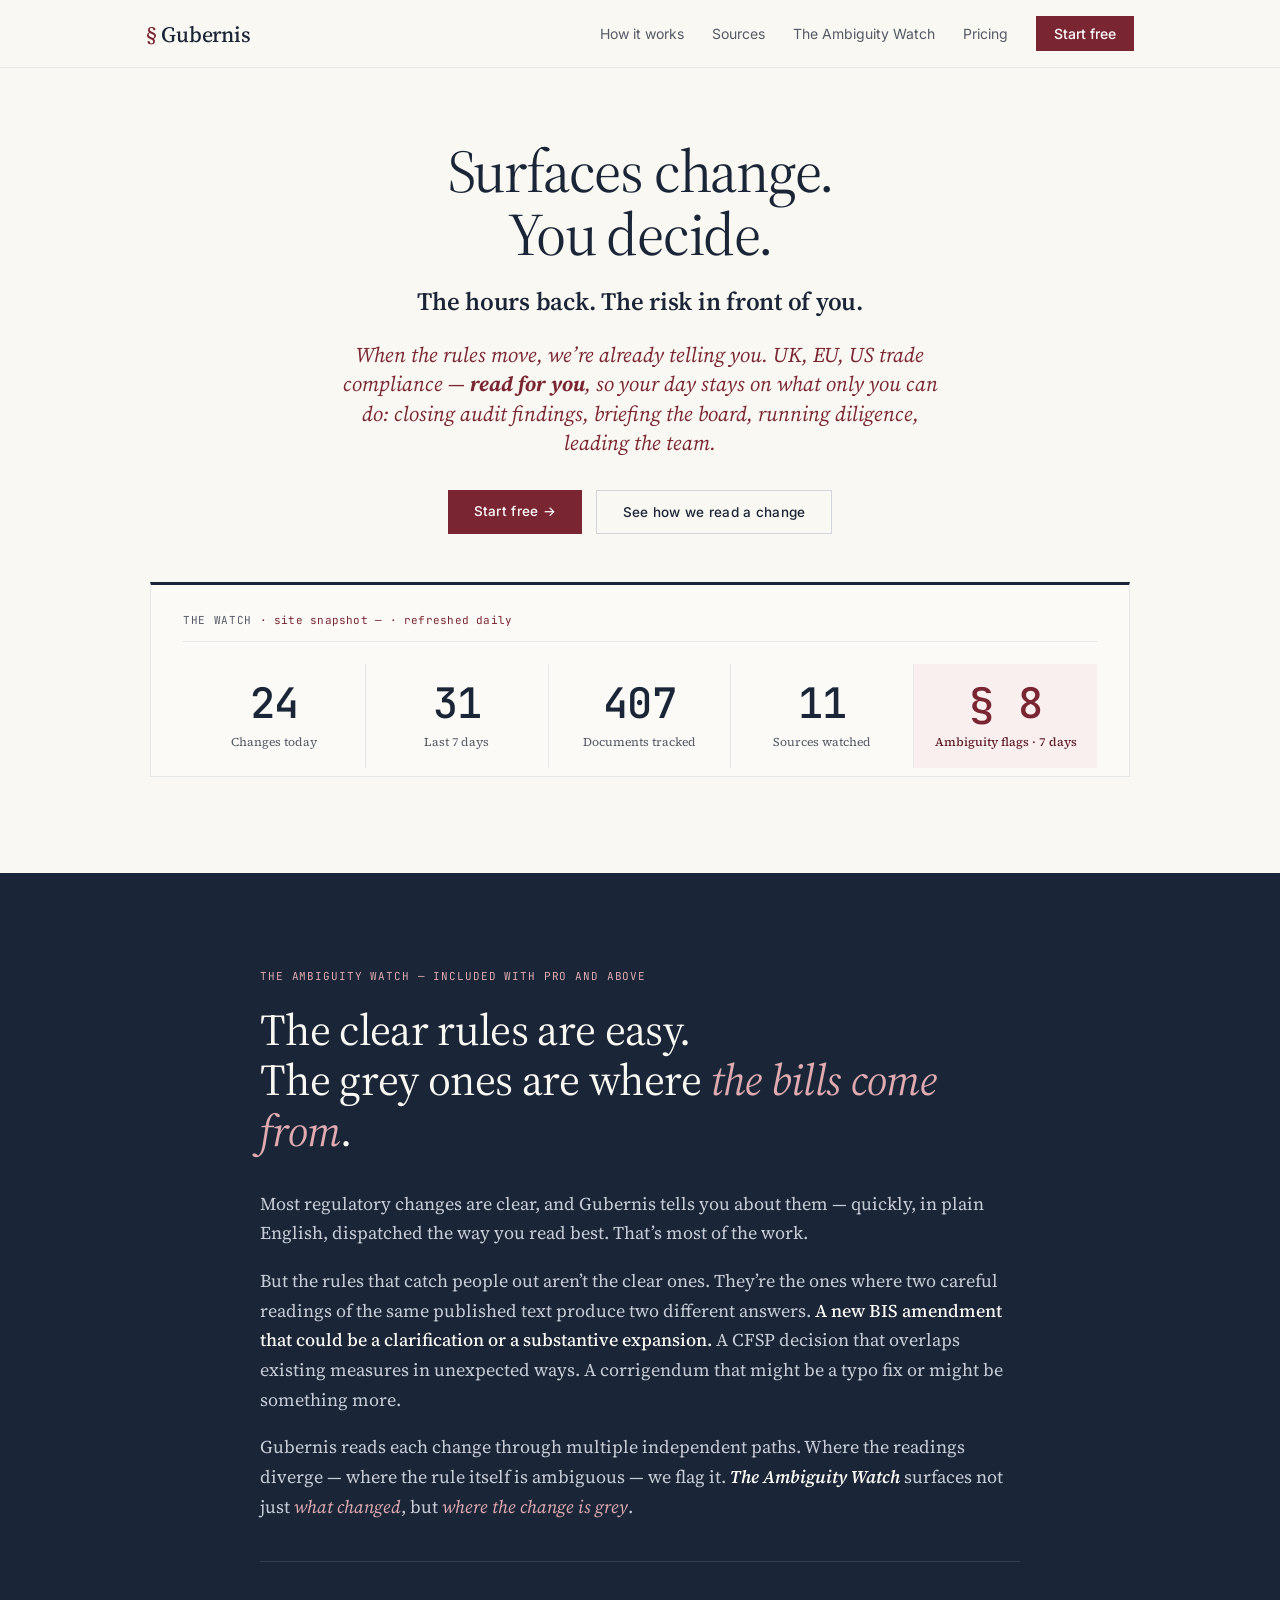
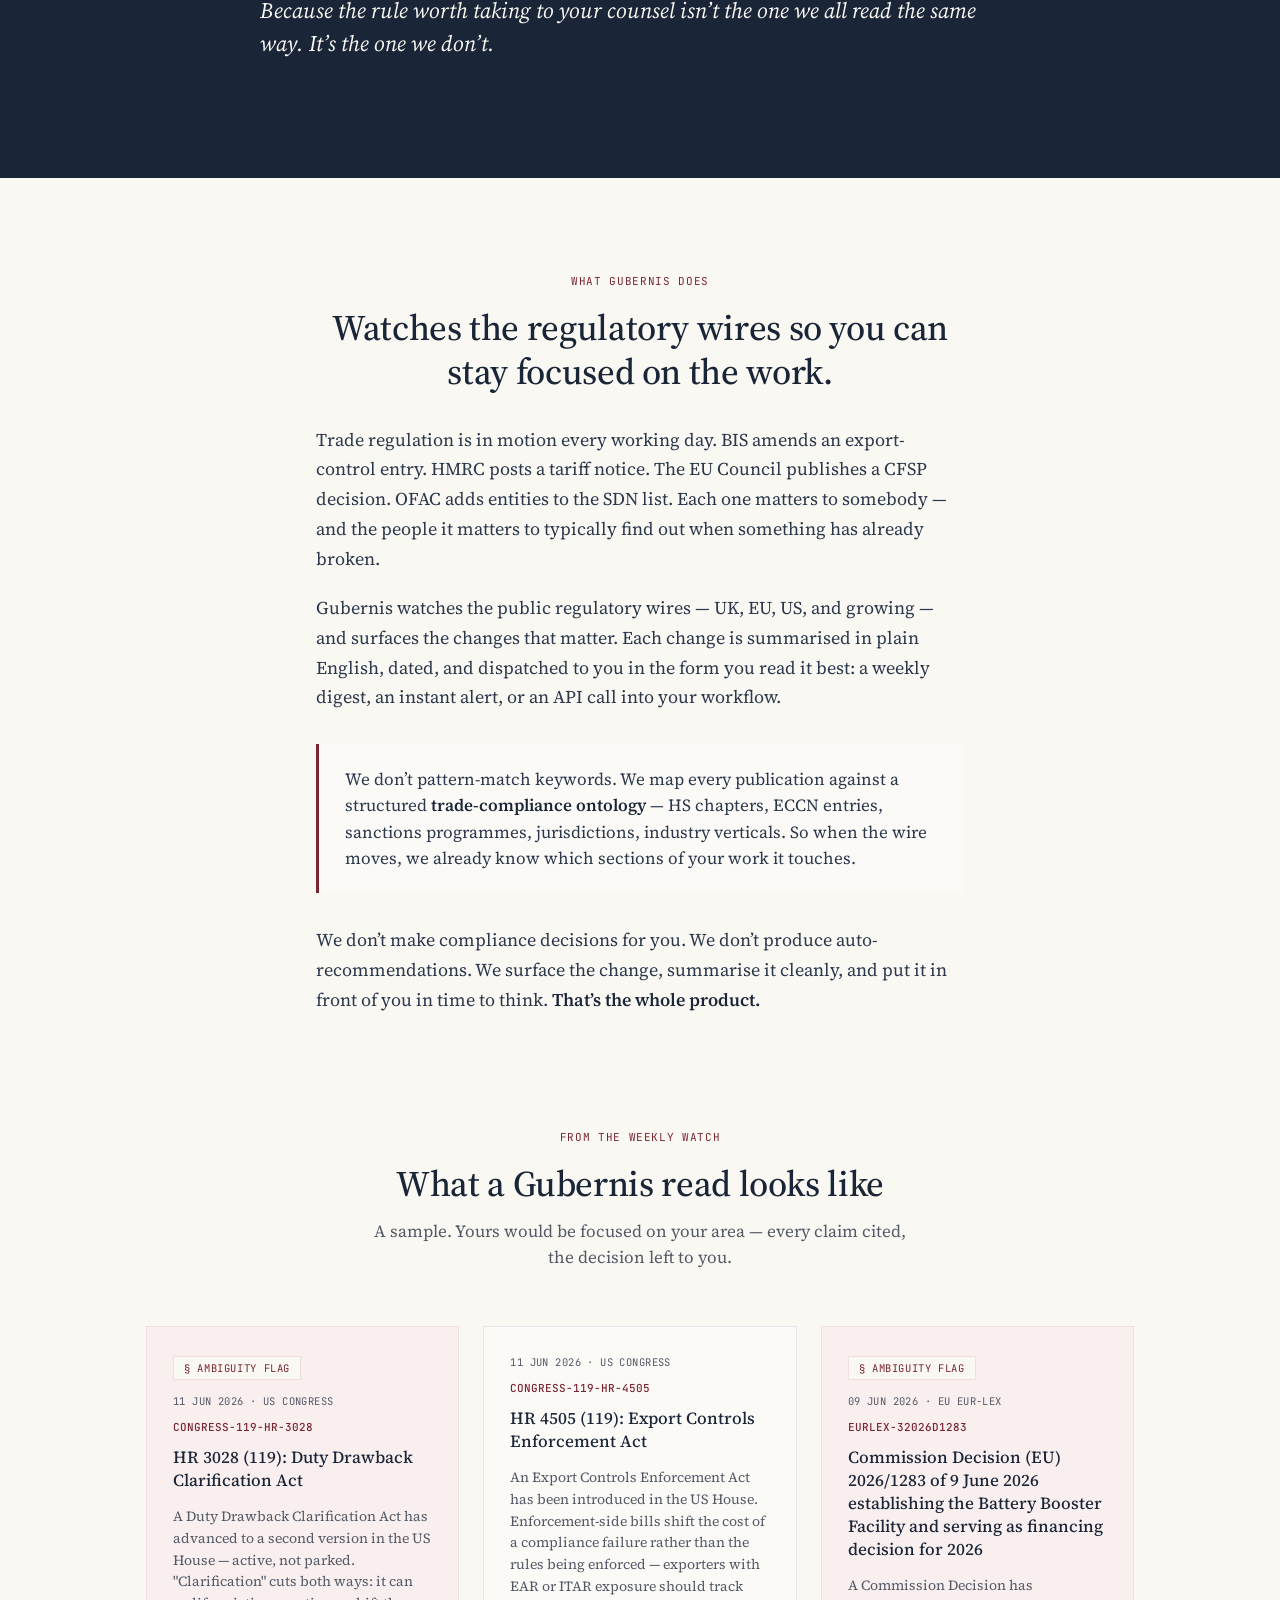
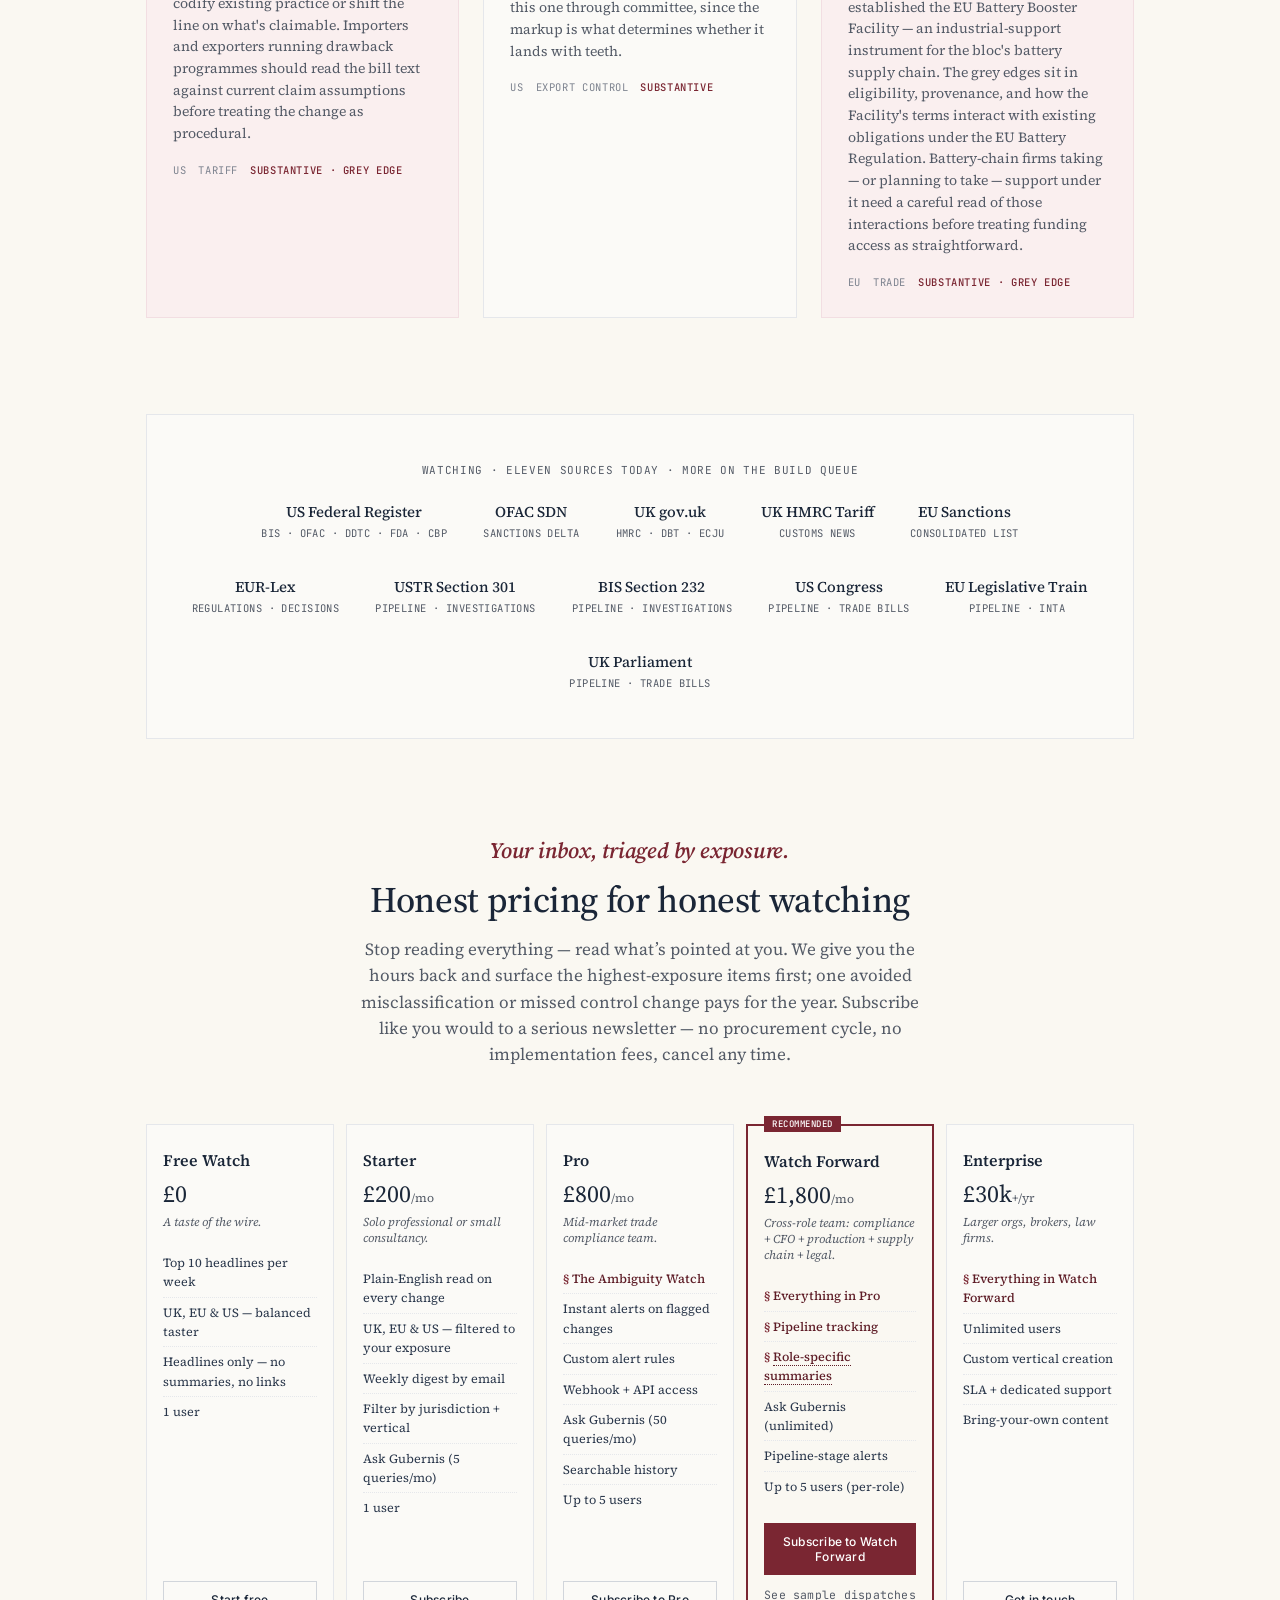
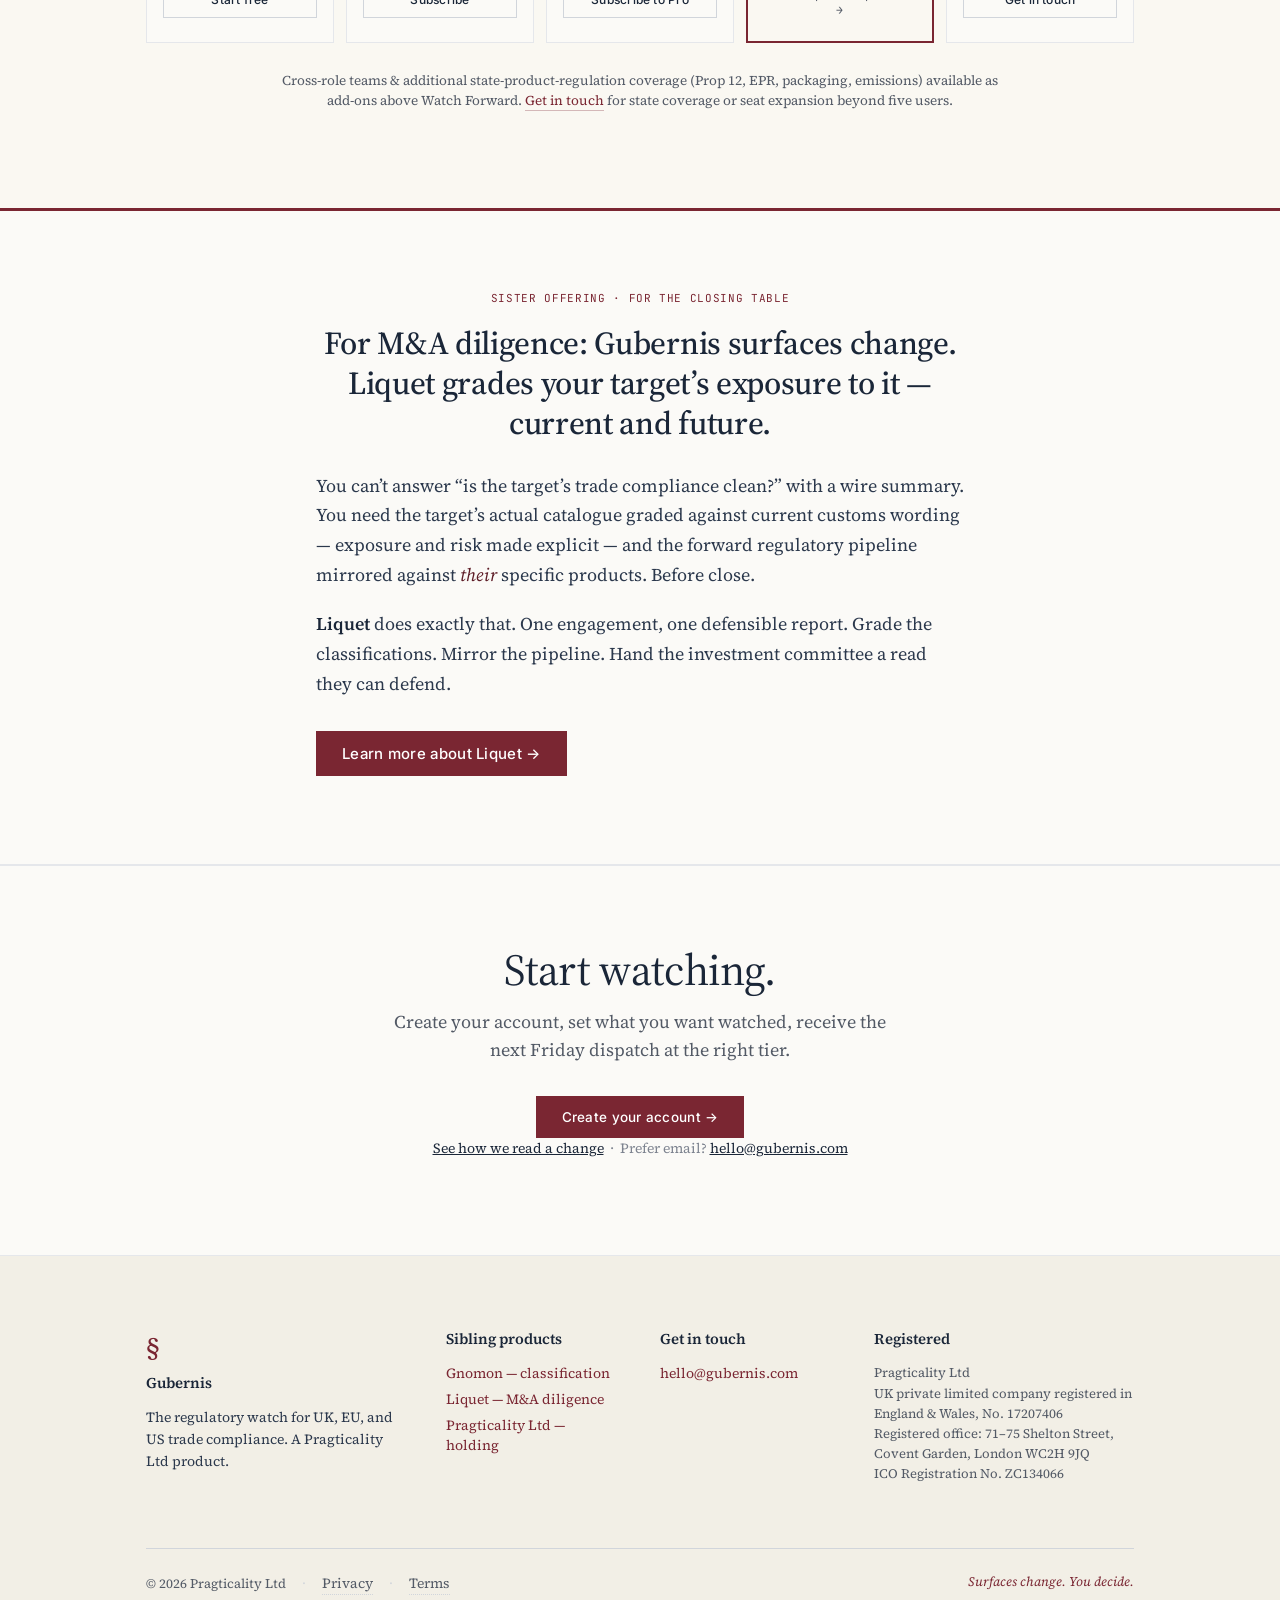
<file: index.html>
<!DOCTYPE html>
<html lang="en-GB">
<head>
<meta charset="UTF-8" />
<meta name="viewport" content="width=device-width, initial-scale=1.0" />
<title>Gubernis — Surfaces change. You decide.</title>
<meta name="description" content="Gubernis watches the regulatory wires — UK, EU, US — and surfaces the changes that matter. The Ambiguity Watch flags the rules where careful readings diverge. A Pragticality Ltd product." />
<meta name="theme-color" content="#FAF8F2" />

<!-- Open Graph -->
<meta property="og:title" content="Gubernis — Surfaces change. You decide." />
<meta property="og:description" content="Watches the regulatory wires; surfaces what changed; flags the grey edges. When the rules move, we're already telling you." />
<meta property="og:type" content="website" />
<meta property="og:url" content="https://gubernis.com/" />

<link rel="icon" type="image/svg+xml" href="/favicon.svg" />
<link rel="preconnect" href="https://fonts.googleapis.com">
<link rel="preconnect" href="https://fonts.gstatic.com" crossorigin>
<link href="https://fonts.googleapis.com/css2?family=Source+Serif+4:ital,opsz,wght@0,8..60,300;0,8..60,400;0,8..60,500;0,8..60,600;0,8..60,700;1,8..60,400&family=JetBrains+Mono:ital,wght@0,400;0,500;1,400&family=Inter:wght@400;500;600&display=swap" rel="stylesheet">
<link rel="stylesheet" href="/styles.css">
</head>

<body>

<header class="site-nav">
  <div class="container">
    <a href="/" class="wordmark"><span class="section-mark">§</span>Gubernis</a>
    <nav class="nav-links">
      <a href="#how-it-works">How it works</a>
      <a href="#sources">Sources</a>
      <a href="#ambiguity-watch">The Ambiguity Watch</a>
      <a href="#pricing">Pricing</a>
      <a href="https://app.gubernis.com/gubernis/app" class="cta">Start free</a>
    </nav>
  </div>
</header>

<main>

<!-- HERO -->
<section class="hero">
  <div class="container">
    <h1>Surfaces change.<br/>You decide.</h1>
    <p class="hero-kicker">The hours back. The risk in front of you.</p>
    <div class="lead">When the rules move, we&rsquo;re already telling you. UK, EU, US trade compliance &mdash; <strong>read for you</strong>, so your day stays on what only you can do: closing audit findings, briefing the board, running diligence, leading the team.</div>
    <div class="cta-row">
      <a href="https://app.gubernis.com/gubernis/app" class="button primary-btn">Start free &rarr;</a>
      <a href="#this-week" class="button secondary-btn">See how we read a change</a>
    </div>
  </div>
</section>

<!-- THE WATCH — live ledger -->
<section class="watch-section">
  <div class="container">
    <div class="ledger">
      <div class="ledger-label">
        The Watch
        <span class="ledger-time">· site snapshot <span data-count="as-of">—</span> · refreshed daily</span>
      </div>

      <div class="ledger-grid">
        <div class="ledger-cell">
          <div class="ledger-number" data-count="changes-today">24</div>
          <div class="ledger-caption">Changes today</div>
        </div>
        <div class="ledger-cell">
          <div class="ledger-number" data-count="changes-7d">31</div>
          <div class="ledger-caption">Last 7 days</div>
        </div>
        <div class="ledger-cell">
          <div class="ledger-number" data-count="documents-tracked">407</div>
          <div class="ledger-caption">Documents tracked</div>
        </div>
        <div class="ledger-cell">
          <div class="ledger-number" data-count="sources">11</div>
          <div class="ledger-caption">Sources watched</div>
        </div>
        <div class="ledger-cell oxblood">
          <div class="ledger-number" data-count="ambiguity-7d">&sect; 8</div>
          <div class="ledger-caption">Ambiguity flags &middot; 7 days</div>
        </div>
      </div>
    </div>
  </div>
</section>

<!-- AMBIGUITY WATCH — feature section on navy -->
<section id="ambiguity-watch" class="ambiguity-section">
  <div class="container container-narrow">
    <div class="section-label">The Ambiguity Watch — included with Pro and above</div>
    <h2>The clear rules are easy.<br/>The grey ones are where <em>the bills come from</em>.</h2>

    <div class="ambiguity-body">
      <p>
        Most regulatory changes are clear, and Gubernis tells you about them &mdash; quickly, in plain English, dispatched the way you read best. That&rsquo;s most of the work.
      </p>
      <p>
        But the rules that catch people out aren&rsquo;t the clear ones. They&rsquo;re the ones where two careful readings of the same published text produce two different answers. <strong>A new BIS amendment that could be a clarification or a substantive expansion.</strong> A CFSP decision that overlaps existing measures in unexpected ways. A corrigendum that might be a typo fix or might be something more.
      </p>
      <p>
        Gubernis reads each change through multiple independent paths. Where the readings diverge &mdash; where the rule itself is ambiguous &mdash; we flag it.
        <span class="watch-name">The Ambiguity Watch</span>
        surfaces not just <em>what changed</em>, but <em>where the change is grey</em>.
      </p>
      <p class="closer">
        Because the rule worth taking to your counsel isn&rsquo;t the one we all read the same way. It&rsquo;s the one we don&rsquo;t.
      </p>
    </div>
  </div>
</section>

<!-- WHAT GUBERNIS DOES — intro with ontology -->
<section id="how-it-works" class="intro-section">
  <div class="container container-narrow">
    <div class="section-label">What Gubernis does</div>
    <h2>Watches the regulatory wires so you can stay focused on the work.</h2>

    <div class="intro-body">
      <p>
        Trade regulation is in motion every working day. BIS amends an export-control entry. HMRC posts a tariff notice. The EU Council publishes a CFSP decision. OFAC adds entities to the SDN list. Each one matters to somebody &mdash; and the people it matters to typically find out when something has already broken.
      </p>
      <p>
        Gubernis watches the public regulatory wires &mdash; UK, EU, US, and growing &mdash; and surfaces the changes that matter. Each change is summarised in plain English, dated, and dispatched to you in the form you read it best: a weekly digest, an instant alert, or an API call into your workflow.
      </p>
      <span class="ontology-callout">
        We don&rsquo;t pattern-match keywords. We map every publication against a structured <strong>trade-compliance ontology</strong> &mdash; HS chapters, ECCN entries, sanctions programmes, jurisdictions, industry verticals. So when the wire moves, we already know which sections of your work it touches.
      </span>
      <p>
        We don&rsquo;t make compliance decisions for you. We don&rsquo;t produce auto-recommendations. We surface the change, summarise it cleanly, and put it in front of you in time to think. <strong>That&rsquo;s the whole product.</strong>
      </p>
    </div>
  </div>
</section>

<!-- LIVE DISPATCH — SAMPLE READS -->
<section id="this-week" class="changed-section">
  <div class="container">
    <div class="section-head">
      <div class="section-label">From the Weekly Watch</div>
      <h2>What a Gubernis read looks like</h2>
      <p class="section-dek">A sample. Yours would be focused on your area &mdash; every claim cited, the decision left to you.</p>
    </div>

    <div class="featured-grid">
      <!-- featured-cards: start (managed by scripts/refresh_this_week_cards.py) -->

      <article class="card ambiguous">
        <span class="watch-flag">§ ambiguity flag</span>
        <div class="ts">11 Jun 2026 · US Congress</div>
        <div class="id">CONGRESS-119-HR-3028</div>
        <h3 class="card-title">HR 3028 (119): Duty Drawback Clarification Act</h3>
        <p class="card-summary">A Duty Drawback Clarification Act has advanced to a second version in the US House — active, not parked. "Clarification" cuts both ways: it can codify existing practice or shift the line on what's claimable. Importers and exporters running drawback programmes should read the bill text against current claim assumptions before treating the change as procedural.</p>
        <div class="card-tags">
          <span class="tag">US</span>
          <span class="tag">tariff</span>
          <span class="tag sev">substantive · grey edge</span>
        </div>
      </article>

      <article class="card">
        <div class="ts">11 Jun 2026 · US Congress</div>
        <div class="id">CONGRESS-119-HR-4505</div>
        <h3 class="card-title">HR 4505 (119): Export Controls Enforcement Act</h3>
        <p class="card-summary">An Export Controls Enforcement Act has been introduced in the US House. Enforcement-side bills shift the cost of a compliance failure rather than the rules being enforced — exporters with EAR or ITAR exposure should track this one through committee, since the markup is what determines whether it lands with teeth.</p>
        <div class="card-tags">
          <span class="tag">US</span>
          <span class="tag">export control</span>
          <span class="tag sev">substantive</span>
        </div>
      </article>

      <article class="card ambiguous">
        <span class="watch-flag">§ ambiguity flag</span>
        <div class="ts">09 Jun 2026 · EU EUR-Lex</div>
        <div class="id">EURLEX-32026D1283</div>
        <h3 class="card-title">Commission Decision (EU) 2026/1283 of 9 June 2026 establishing the Battery Booster Facility and serving as financing decision for 2026</h3>
        <p class="card-summary">A Commission Decision has established the EU Battery Booster Facility — an industrial-support instrument for the bloc's battery supply chain. The grey edges sit in eligibility, provenance, and how the Facility's terms interact with existing obligations under the EU Battery Regulation. Battery-chain firms taking — or planning to take — support under it need a careful read of those interactions before treating funding access as straightforward.</p>
        <div class="card-tags">
          <span class="tag">EU</span>
          <span class="tag">trade</span>
          <span class="tag sev">substantive · grey edge</span>
        </div>
      </article>

      <!-- featured-cards: end -->
    </div>
  </div>
</section>

<!-- SOURCES -->
<section id="sources" class="sources-section">
  <div class="container">
    <div class="sources-bar">
      <div class="section-label">Watching · eleven sources today · more on the build queue</div>
      <div class="sources-row">
        <div class="source">
          <div class="source-name">US Federal Register</div>
          <div class="source-sub">BIS · OFAC · DDTC · FDA · CBP</div>
        </div>
        <div class="source">
          <div class="source-name">OFAC SDN</div>
          <div class="source-sub">sanctions delta</div>
        </div>
        <div class="source">
          <div class="source-name">UK gov.uk</div>
          <div class="source-sub">HMRC · DBT · ECJU</div>
        </div>
        <div class="source">
          <div class="source-name">UK HMRC Tariff</div>
          <div class="source-sub">customs news</div>
        </div>
        <div class="source">
          <div class="source-name">EU Sanctions</div>
          <div class="source-sub">consolidated list</div>
        </div>
        <div class="source">
          <div class="source-name">EUR-Lex</div>
          <div class="source-sub">regulations · decisions</div>
        </div>
        <div class="source">
          <div class="source-name">USTR Section 301</div>
          <div class="source-sub">pipeline · investigations</div>
        </div>
        <div class="source">
          <div class="source-name">BIS Section 232</div>
          <div class="source-sub">pipeline · investigations</div>
        </div>
        <div class="source">
          <div class="source-name">US Congress</div>
          <div class="source-sub">pipeline · trade bills</div>
        </div>
        <div class="source">
          <div class="source-name">EU Legislative Train</div>
          <div class="source-sub">pipeline · INTA</div>
        </div>
        <div class="source">
          <div class="source-name">UK Parliament</div>
          <div class="source-sub">pipeline · trade bills</div>
        </div>
      </div>
    </div>
  </div>
</section>

<!-- PRICING -->
<section id="pricing" class="pricing-section">
  <div class="container">
    <div class="section-head">
      <div class="pricing-kicker">Your inbox, triaged by exposure.</div>
      <h2>Honest pricing for honest watching</h2>
      <p class="subhead">Stop reading everything &mdash; read what&rsquo;s pointed at you. We give you the hours back and surface the highest-exposure items first; one avoided misclassification or missed control change pays for the year. Subscribe like you would to a serious newsletter &mdash; no procurement cycle, no implementation fees, cancel any time.</p>
    </div>

    <div class="pricing-grid pricing-grid-five">

      <article class="tier">
        <div class="tier-name">Free Watch</div>
        <div class="tier-price">&pound;0</div>
        <div class="tier-for">A taste of the wire.</div>
        <ul class="tier-list">
          <li>Top 10 headlines per week</li>
          <li>UK, EU &amp; US &mdash; balanced taster</li>
          <li>Headlines only &mdash; no summaries, no links</li>
          <li>1 user</li>
        </ul>
        <a href="https://app.gubernis.com/gubernis/app" class="tier-cta">Start free</a>
      </article>

      <article class="tier">
        <div class="tier-name">Starter</div>
        <div class="tier-price">&pound;200<span class="tier-unit">/mo</span></div>
        <div class="tier-for">Solo professional or small consultancy.</div>
        <ul class="tier-list">
          <li>Plain-English read on every change</li>
          <li>UK, EU &amp; US &mdash; filtered to your exposure</li>
          <li>Weekly digest by email</li>
          <li>Filter by jurisdiction + vertical</li>
          <li>Ask Gubernis (5 queries/mo)</li>
          <li>1 user</li>
        </ul>
        <a href="https://app.gubernis.com/gubernis/app" class="tier-cta">Subscribe</a>
      </article>

      <article class="tier">
        <div class="tier-name">Pro</div>
        <div class="tier-price">&pound;800<span class="tier-unit">/mo</span></div>
        <div class="tier-for">Mid-market trade compliance team.</div>
        <ul class="tier-list">
          <li class="highlight">The Ambiguity Watch</li>
          <li>Instant alerts on flagged changes</li>
          <li>Custom alert rules</li>
          <li>Webhook + API access</li>
          <li>Ask Gubernis (50 queries/mo)</li>
          <li>Searchable history</li>
          <li>Up to 5 users</li>
        </ul>
        <a href="https://app.gubernis.com/gubernis/app" class="tier-cta">Subscribe to Pro</a>
      </article>

      <article class="tier recommended">
        <div class="tier-name">Watch Forward</div>
        <div class="tier-price">&pound;1,800<span class="tier-unit">/mo</span></div>
        <div class="tier-for">Cross-role team: compliance + CFO + production + supply chain + legal.</div>
        <ul class="tier-list">
          <li class="highlight">Everything in Pro</li>
          <li class="highlight">Pipeline tracking</li>
          <li class="highlight"><a href="/samples/" class="tier-inline-link">Role-specific summaries</a></li>
          <li>Ask Gubernis (unlimited)</li>
          <li>Pipeline-stage alerts</li>
          <li>Up to 5 users (per-role)</li>
        </ul>
        <a href="mailto:hello@gubernis.com?subject=Gubernis Watch Forward enquiry" class="tier-cta primary-cta">Subscribe to Watch Forward</a>
        <a href="/samples/" class="tier-secondary-link">See sample dispatches &rarr;</a>
      </article>

      <article class="tier">
        <div class="tier-name">Enterprise</div>
        <div class="tier-price">&pound;30k<span class="tier-unit">+/yr</span></div>
        <div class="tier-for">Larger orgs, brokers, law firms.</div>
        <ul class="tier-list">
          <li class="highlight">Everything in Watch Forward</li>
          <li>Unlimited users</li>
          <li>Custom vertical creation</li>
          <li>SLA + dedicated support</li>
          <li>Bring-your-own content</li>
        </ul>
        <a href="mailto:hello@gubernis.com?subject=Gubernis Enterprise enquiry" class="tier-cta">Get in touch</a>
      </article>

    </div>

    <p class="pricing-footnote">
      Cross-role teams &amp; additional state-product-regulation coverage (Prop&nbsp;12, EPR, packaging, emissions) available as
      add-ons above Watch Forward. <a href="mailto:hello@gubernis.com?subject=Gubernis add-ons enquiry">Get in touch</a>
      for state coverage or seat expansion beyond five users.
    </p>
  </div>
</section>

<!-- LIQUET TEASER — for the closing table -->
<section id="liquet" class="liquet-teaser-section">
  <div class="container container-narrow">
    <div class="section-label">Sister offering &middot; for the closing table</div>
    <h2>For M&amp;A diligence: Gubernis surfaces change.<br/>Liquet grades your target&rsquo;s exposure to it &mdash; current and future.</h2>
    <p>
      You can&rsquo;t answer &ldquo;is the target&rsquo;s trade compliance clean?&rdquo; with a wire summary. You need the target&rsquo;s actual catalogue graded against current customs wording &mdash; exposure and risk made explicit &mdash; and the forward regulatory pipeline mirrored against <em>their</em> specific products. Before close.
    </p>
    <p>
      <strong>Liquet</strong> does exactly that. One engagement, one defensible report. Grade the classifications. Mirror the pipeline. Hand the investment committee a read they can defend.
    </p>
    <a href="https://liquetma.com" class="liquet-cta">Learn more about Liquet &rarr;</a>
  </div>
</section>

<!-- FINAL CTA -->
<section id="sign-up" class="final-cta">
  <div class="container container-narrow">
    <h2>Start watching.</h2>
    <p>Create your account, set what you want watched, receive the next Friday dispatch at the right tier.</p>
    <a href="https://app.gubernis.com/gubernis/app" class="button primary-btn">Create your account &rarr;</a>
    <p class="cta-note">
      <a href="#this-week">See how we read a change</a>
      &nbsp;&middot;&nbsp;
      Prefer email? <a href="mailto:hello@gubernis.com?subject=Gubernis enquiry">hello@gubernis.com</a>
    </p>
  </div>
</section>

</main>

<footer class="site-footer">
  <div class="container">
    <div class="footer-grid">
      <div>
        <div class="footer-mark">§</div>
        <h4>Gubernis</h4>
        <p>The regulatory watch for UK, EU, and US trade compliance. A Pragticality Ltd product.</p>
      </div>
      <div>
        <h4>Sibling products</h4>
        <a href="https://pragticality.com/ventures/#gnomon">Gnomon — classification</a>
        <a href="https://liquetma.com">Liquet — M&amp;A diligence</a>
        <a href="https://pragticality.com/">Pragticality Ltd — holding</a>
      </div>
      <div>
        <h4>Get in touch</h4>
        <a href="mailto:hello@gubernis.com">hello@gubernis.com</a>
      </div>
      <div>
        <h4>Registered</h4>
        <p class="small">
          Pragticality Ltd<br/>
          UK private limited company registered in<br/>
          England &amp; Wales, No. 17207406<br/>
          Registered office: 71&ndash;75 Shelton Street,<br/>
          Covent Garden, London WC2H 9JQ<br/>
          ICO Registration No. ZC134066
        </p>
      </div>
    </div>
    <div class="footer-bottom">
      <div class="footer-meta">
        <span>&copy; 2026 Pragticality Ltd</span>
        <span class="sep">·</span>
        <a href="/privacy/">Privacy</a>
        <span class="sep">·</span>
        <a href="/terms/">Terms</a>
      </div>
      <em>Surfaces change. You decide.</em>
    </div>
  </div>
</footer>

</body>
</html>
</file>
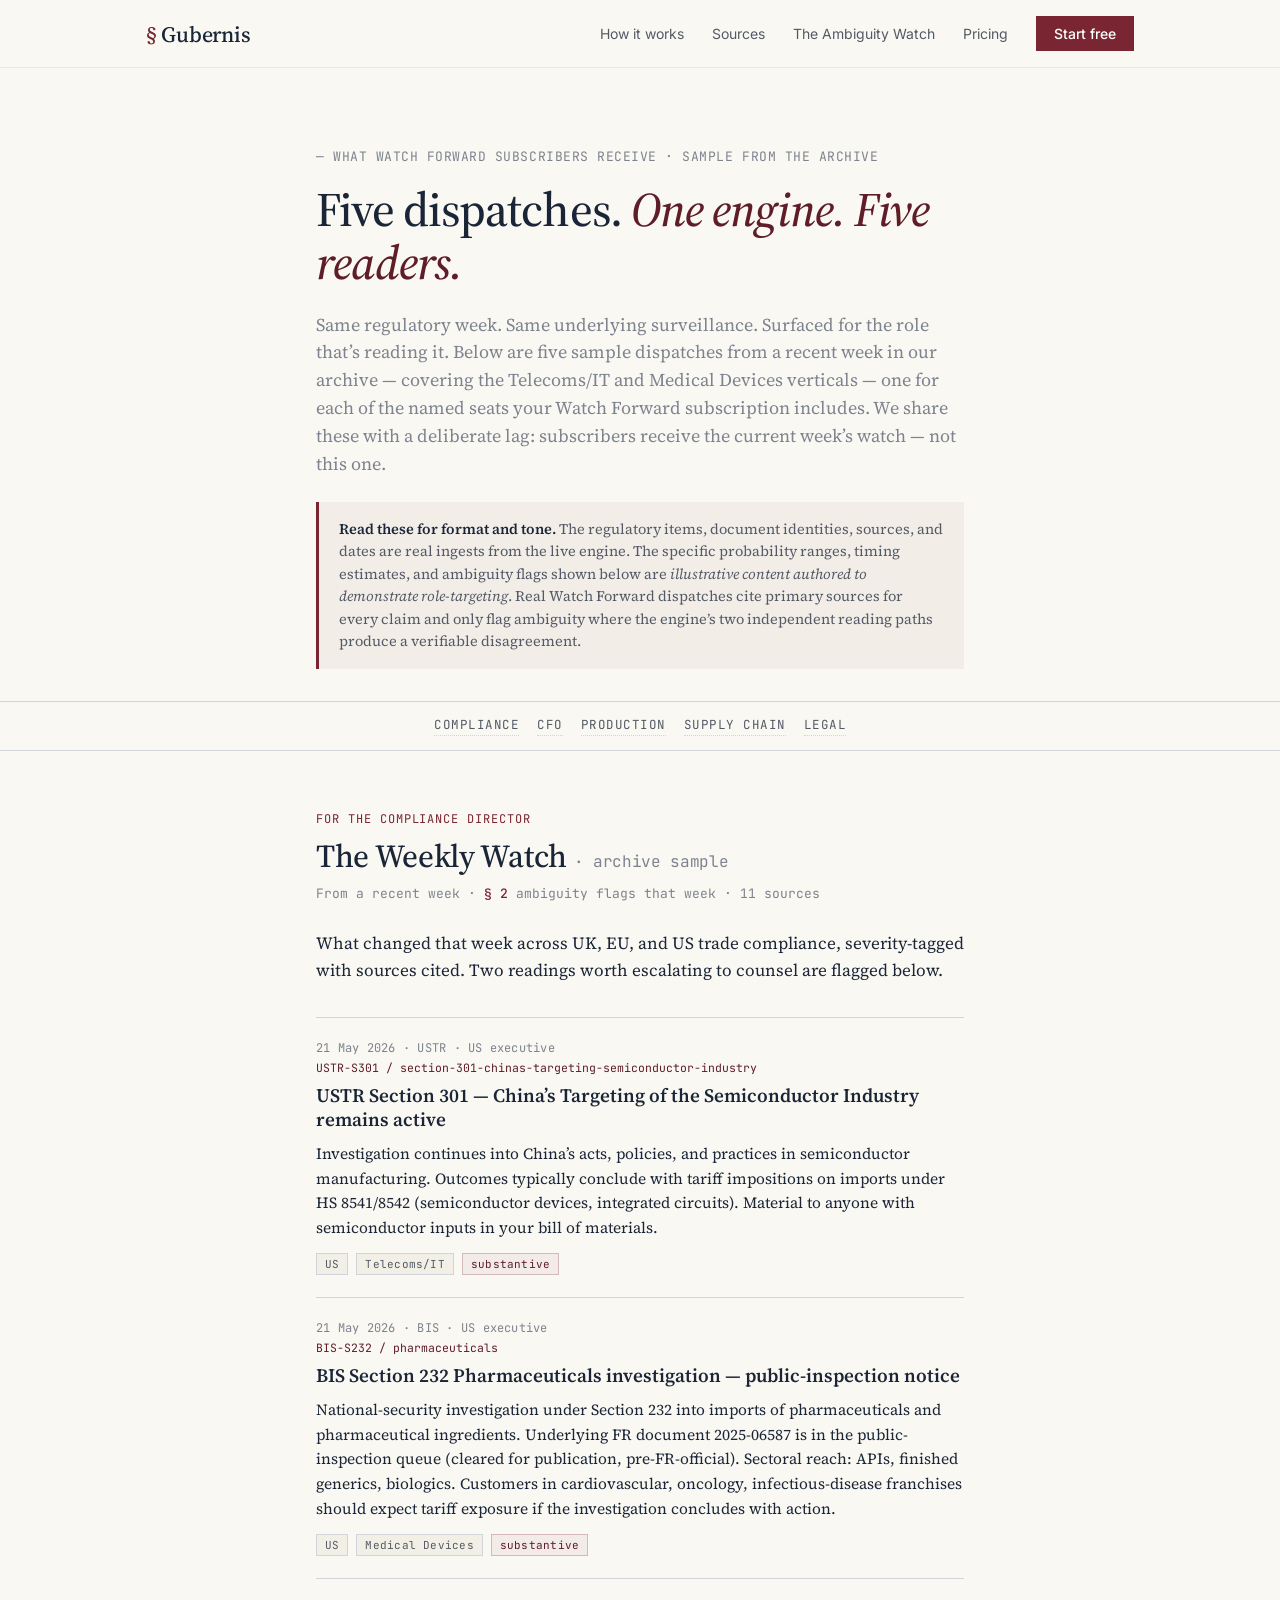
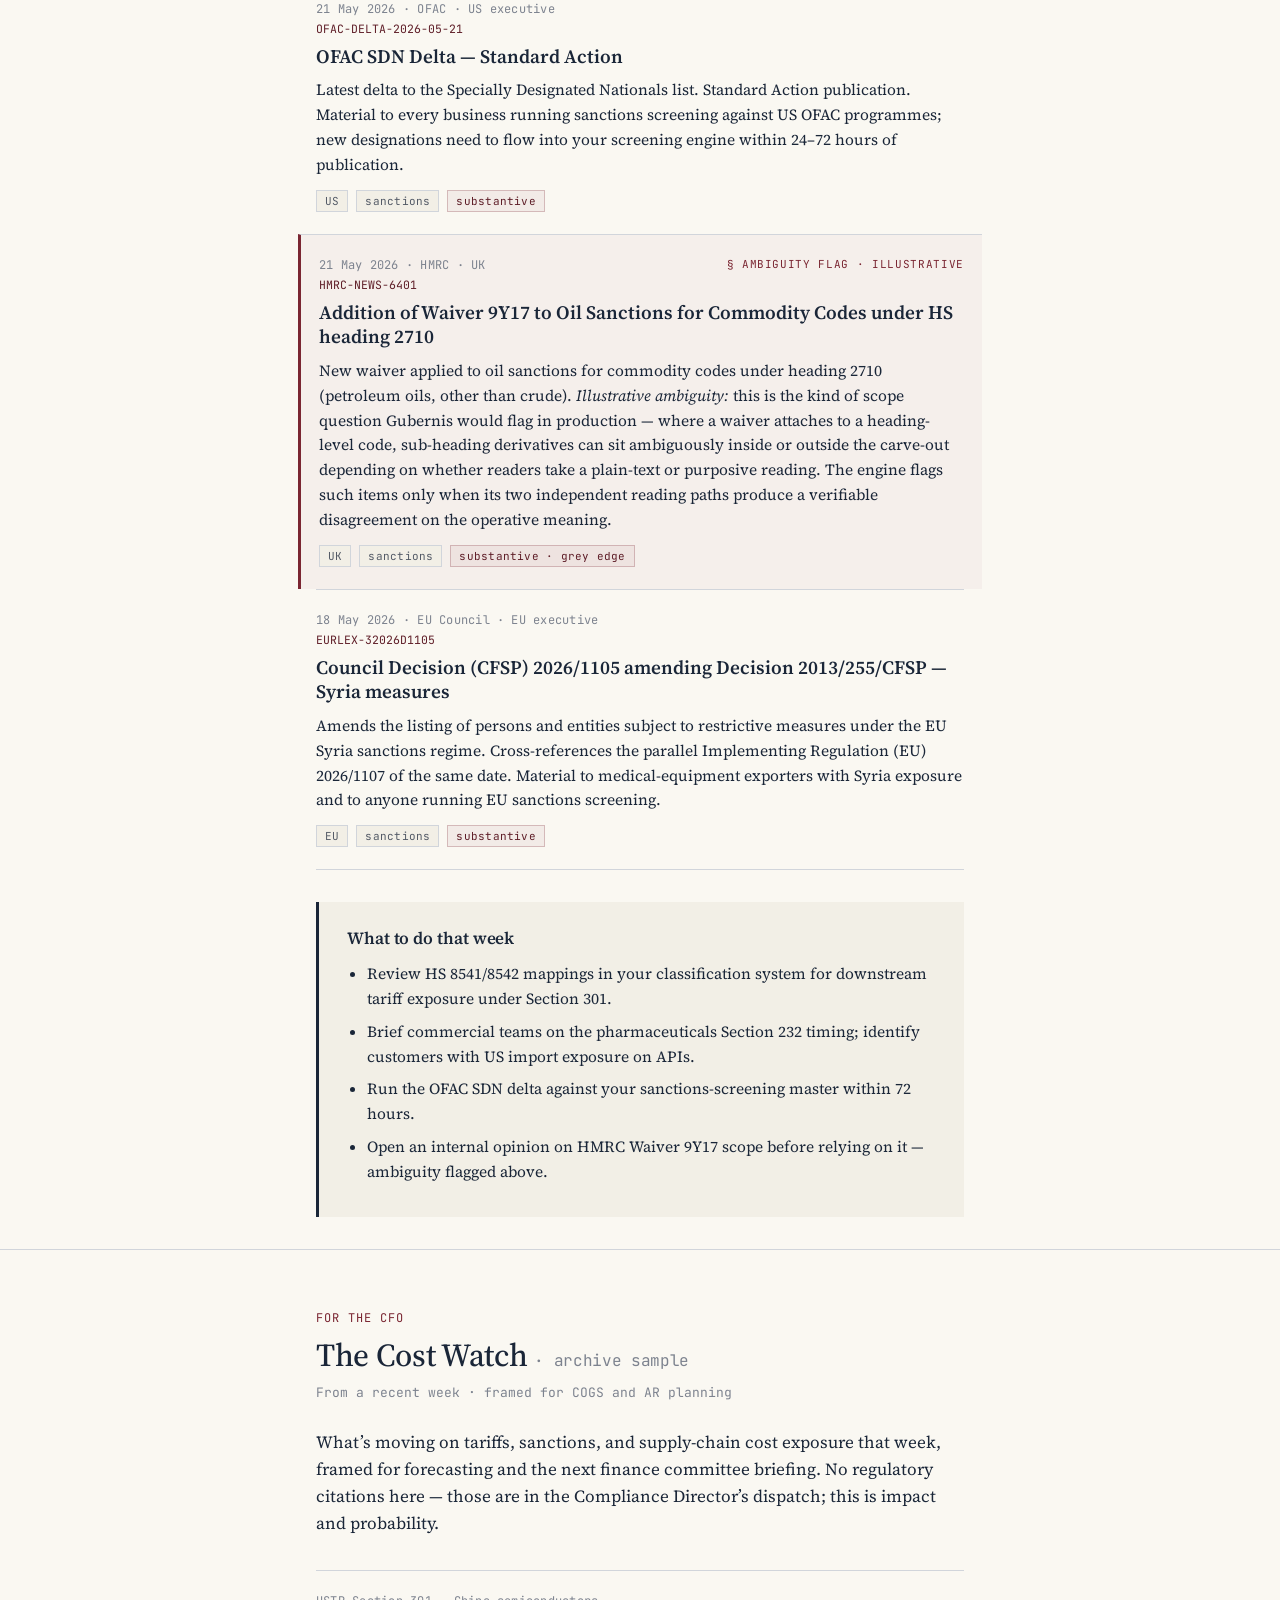
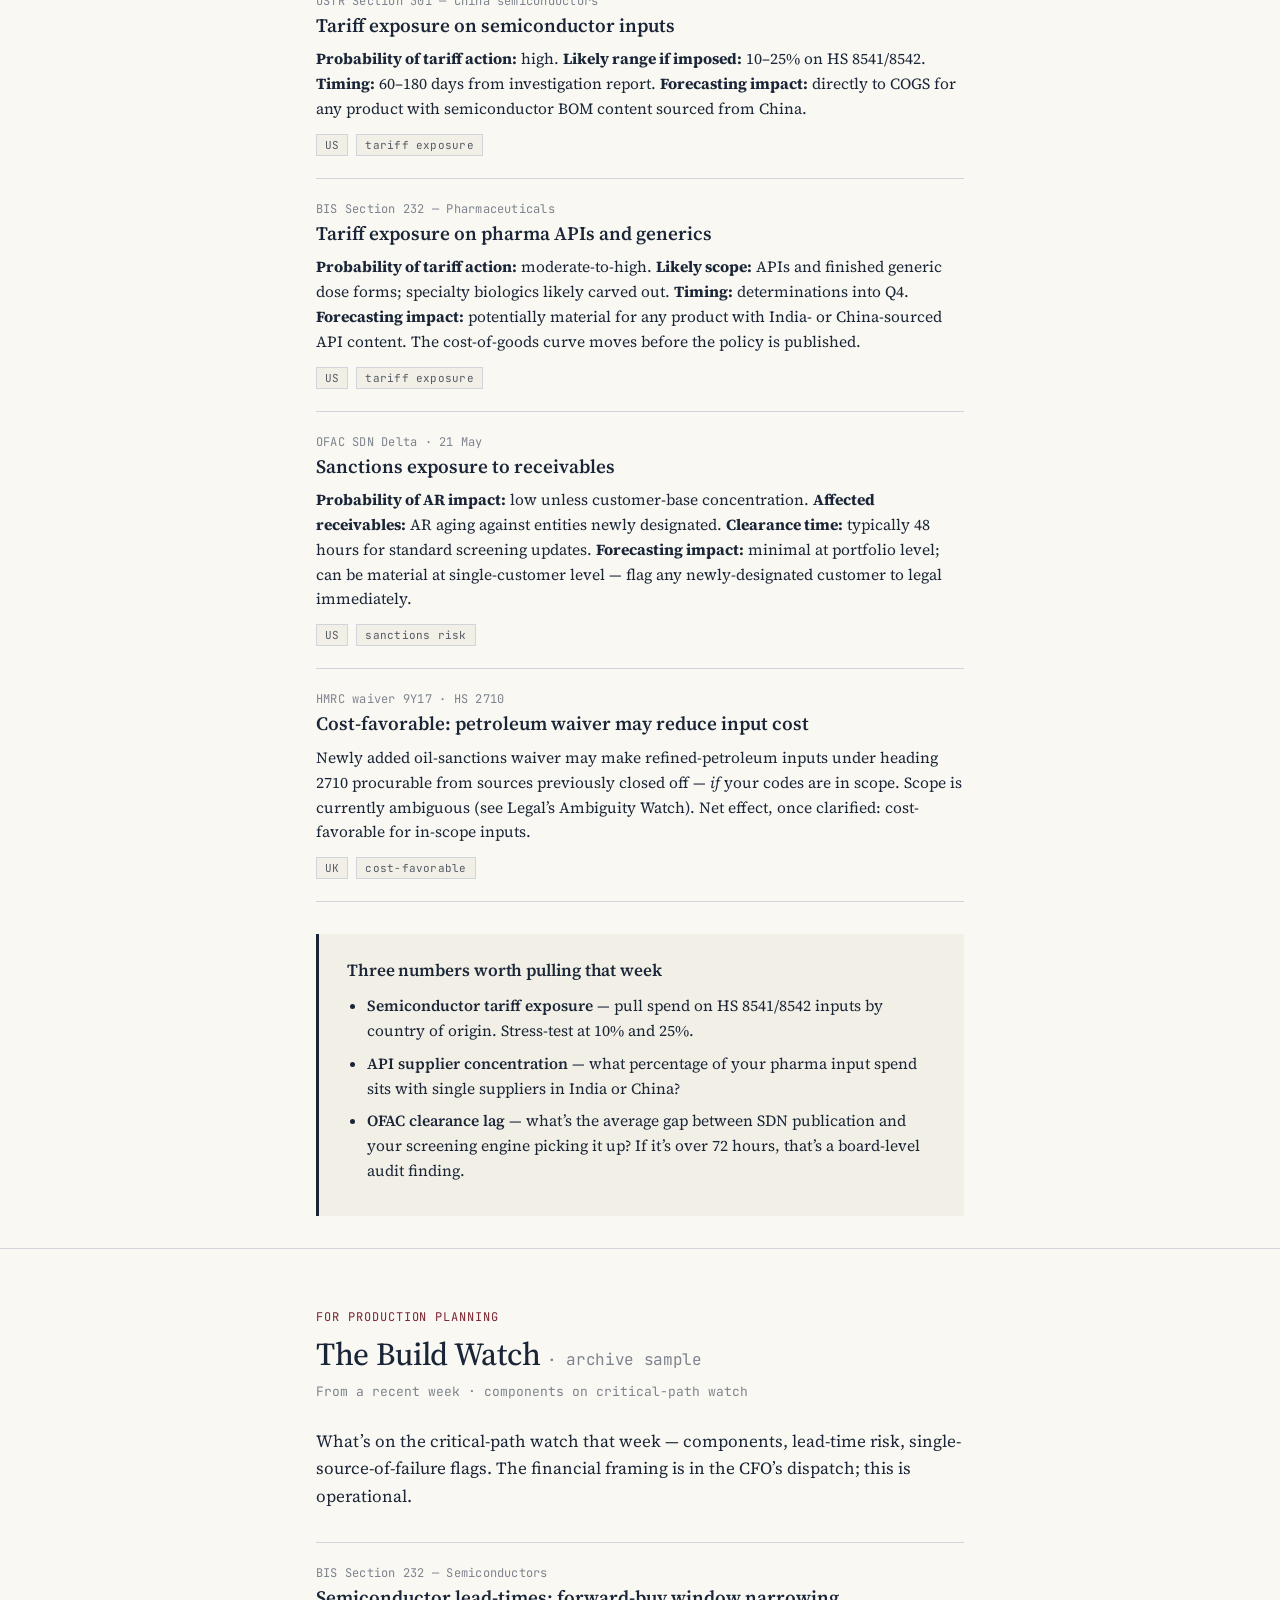
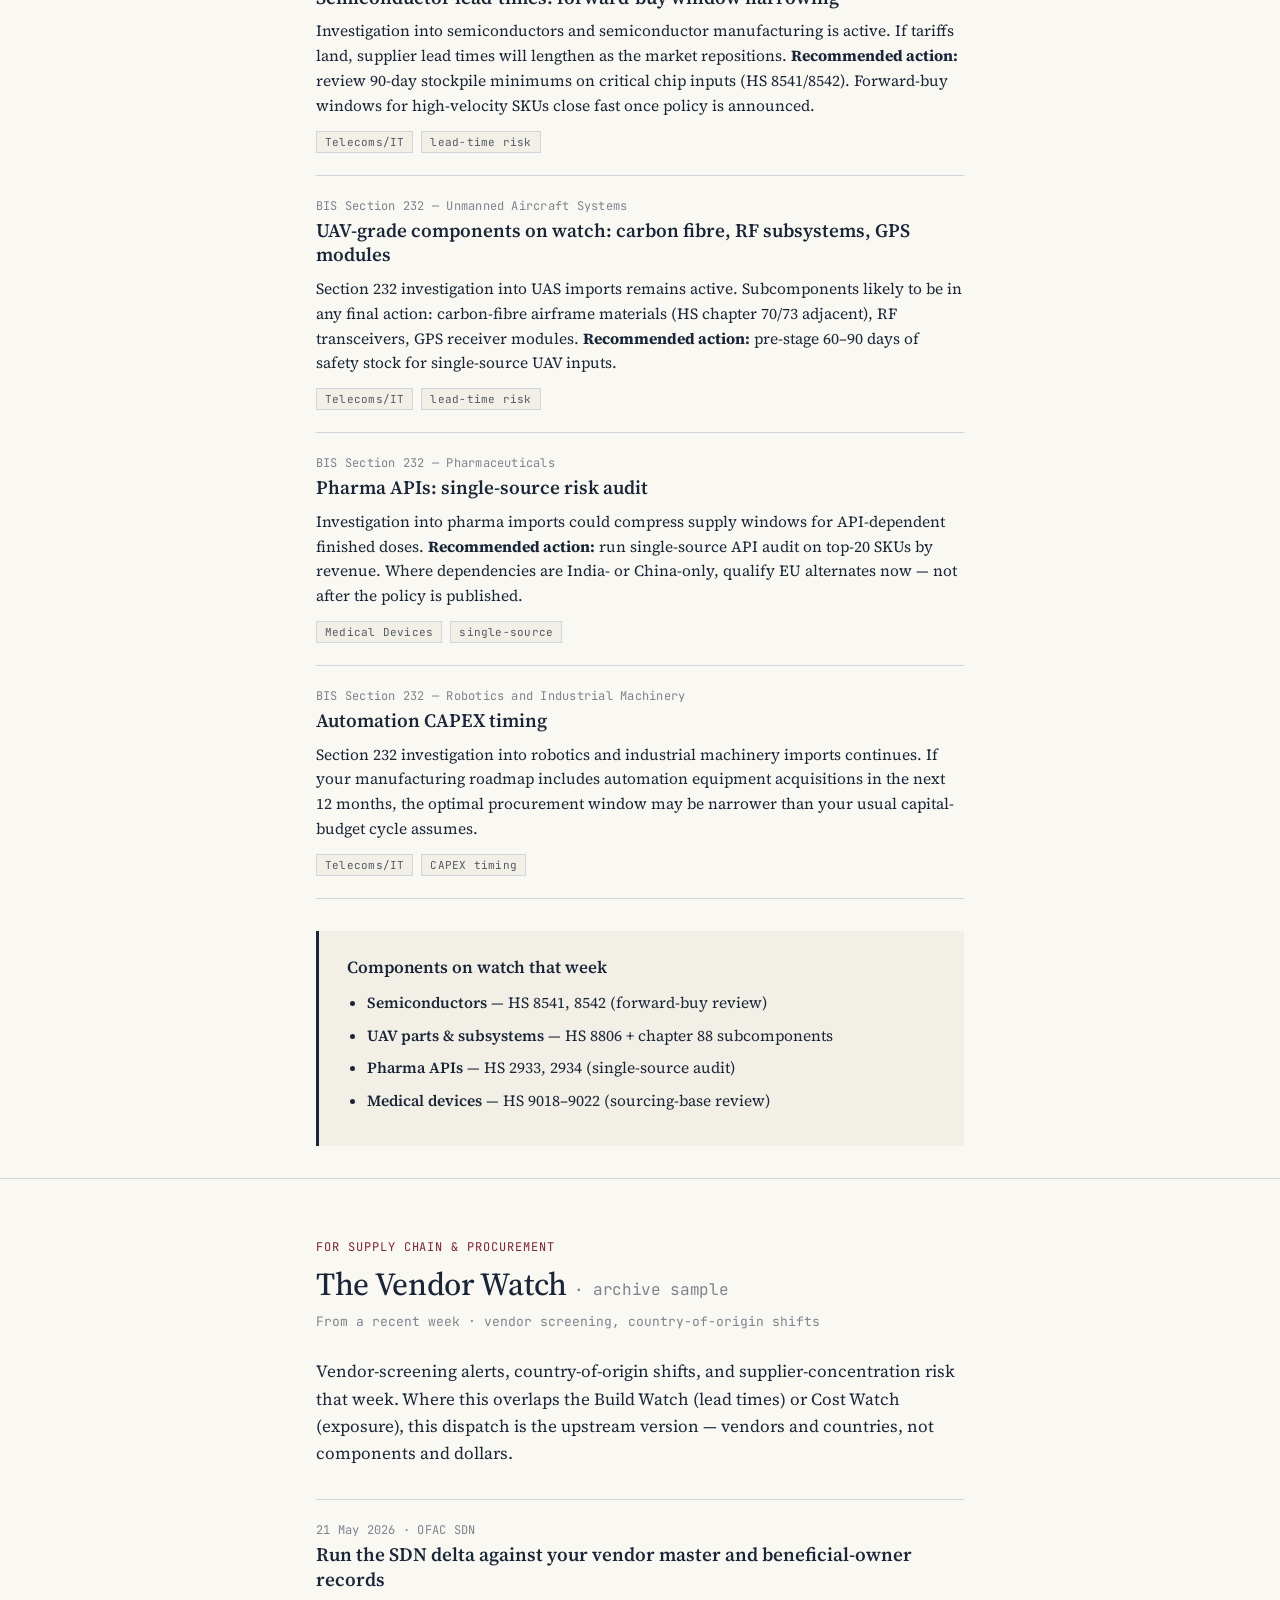
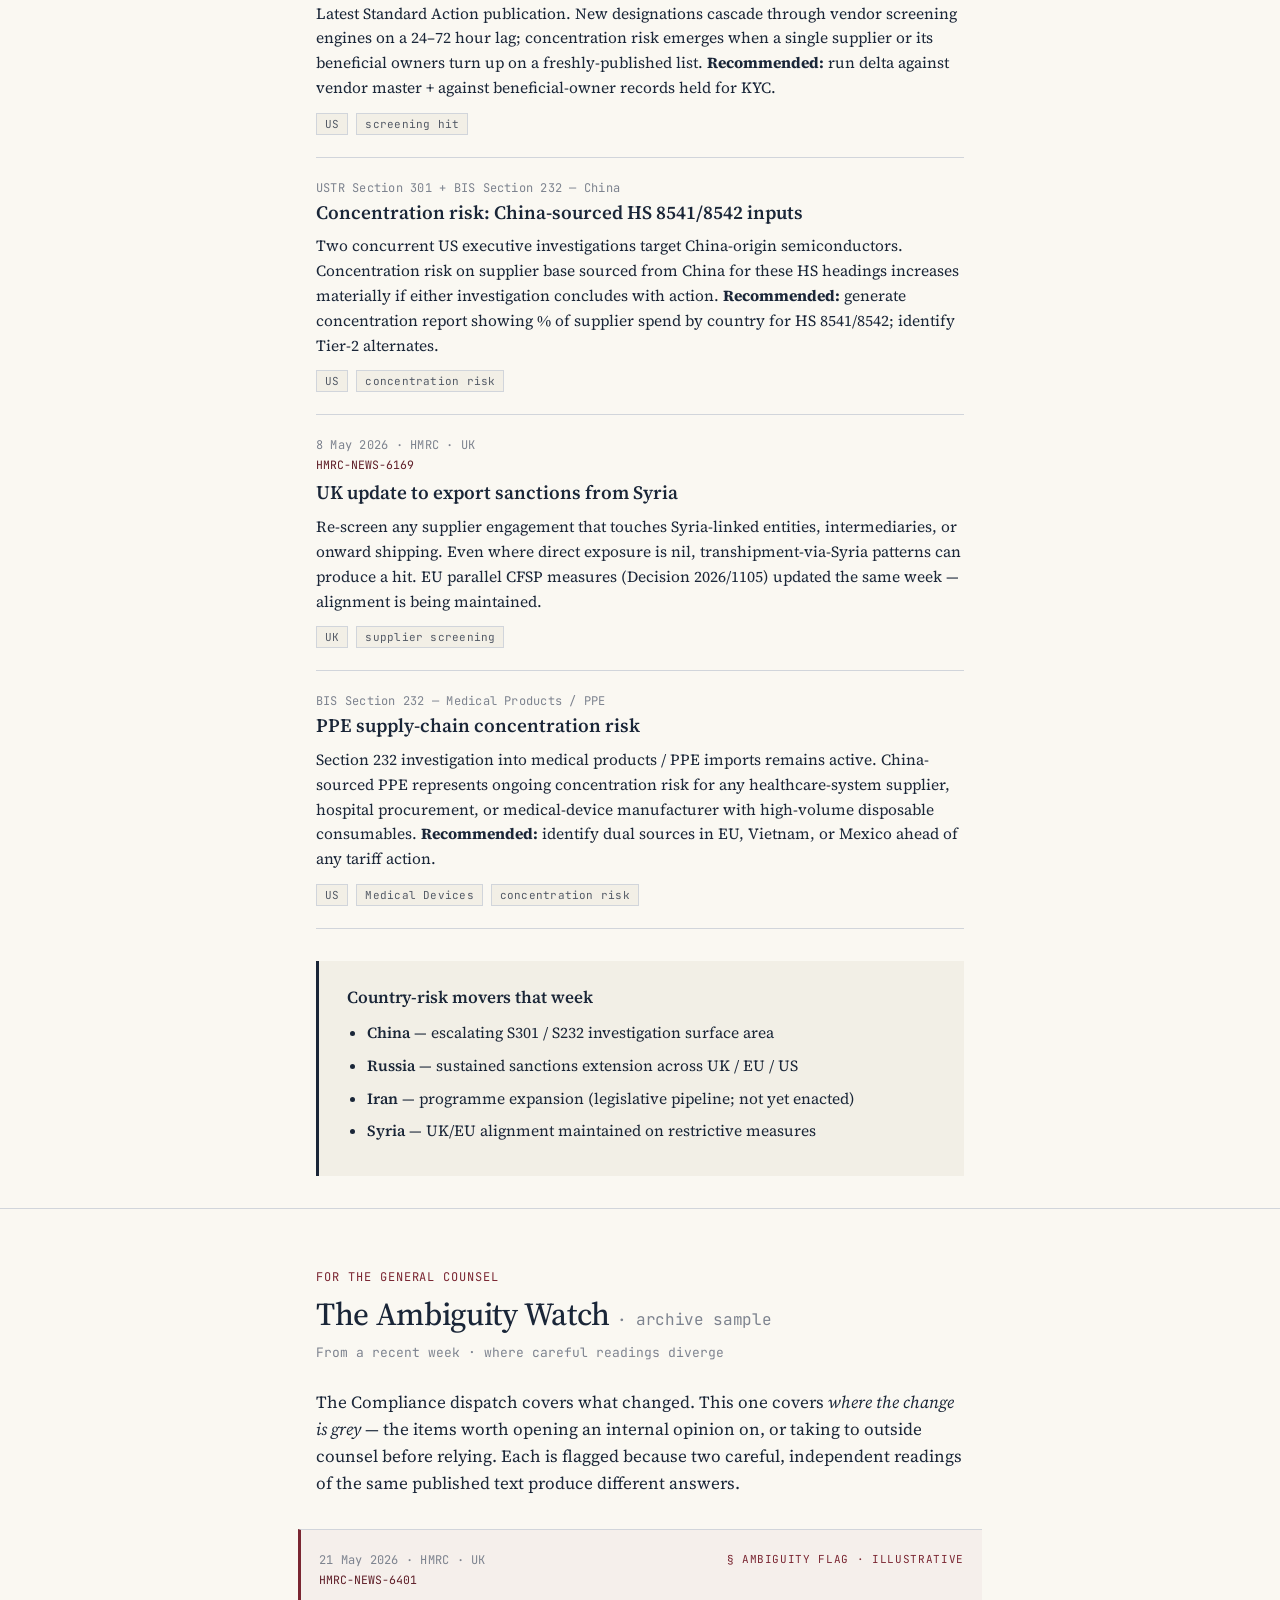
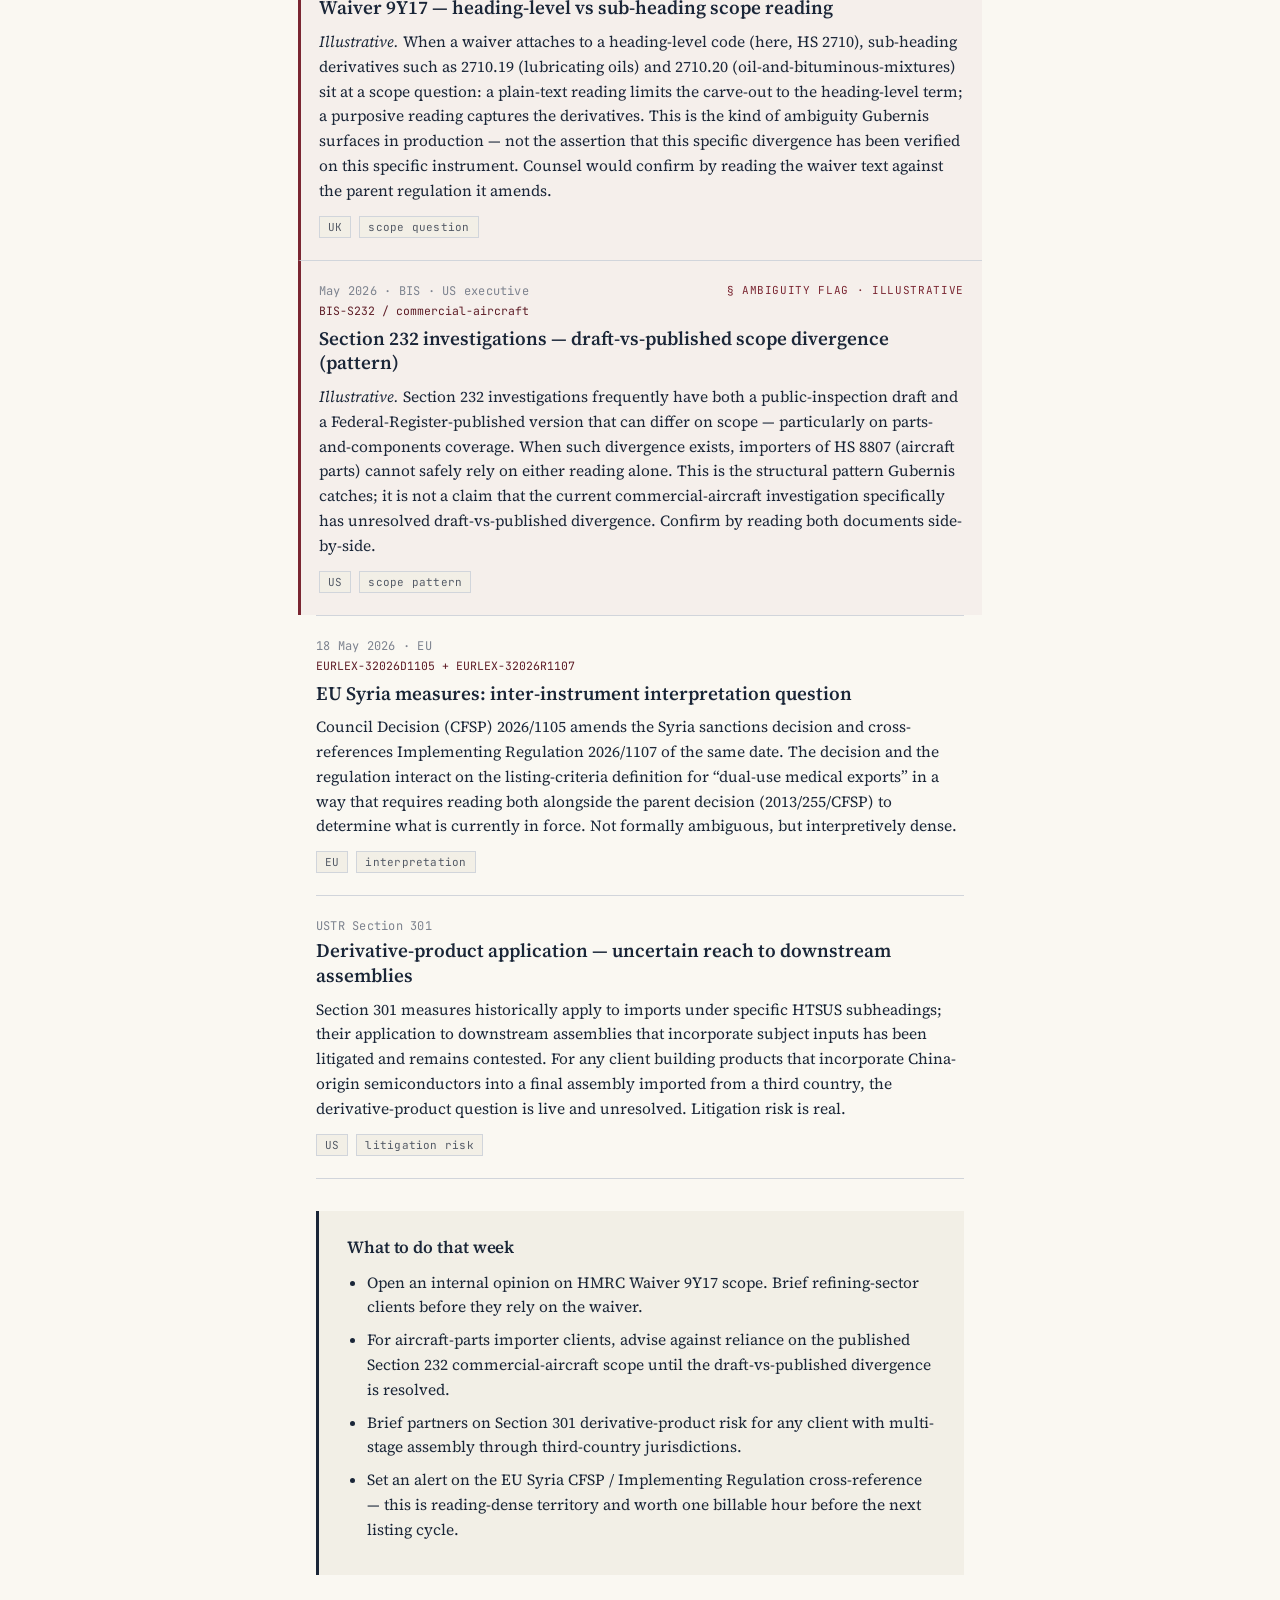
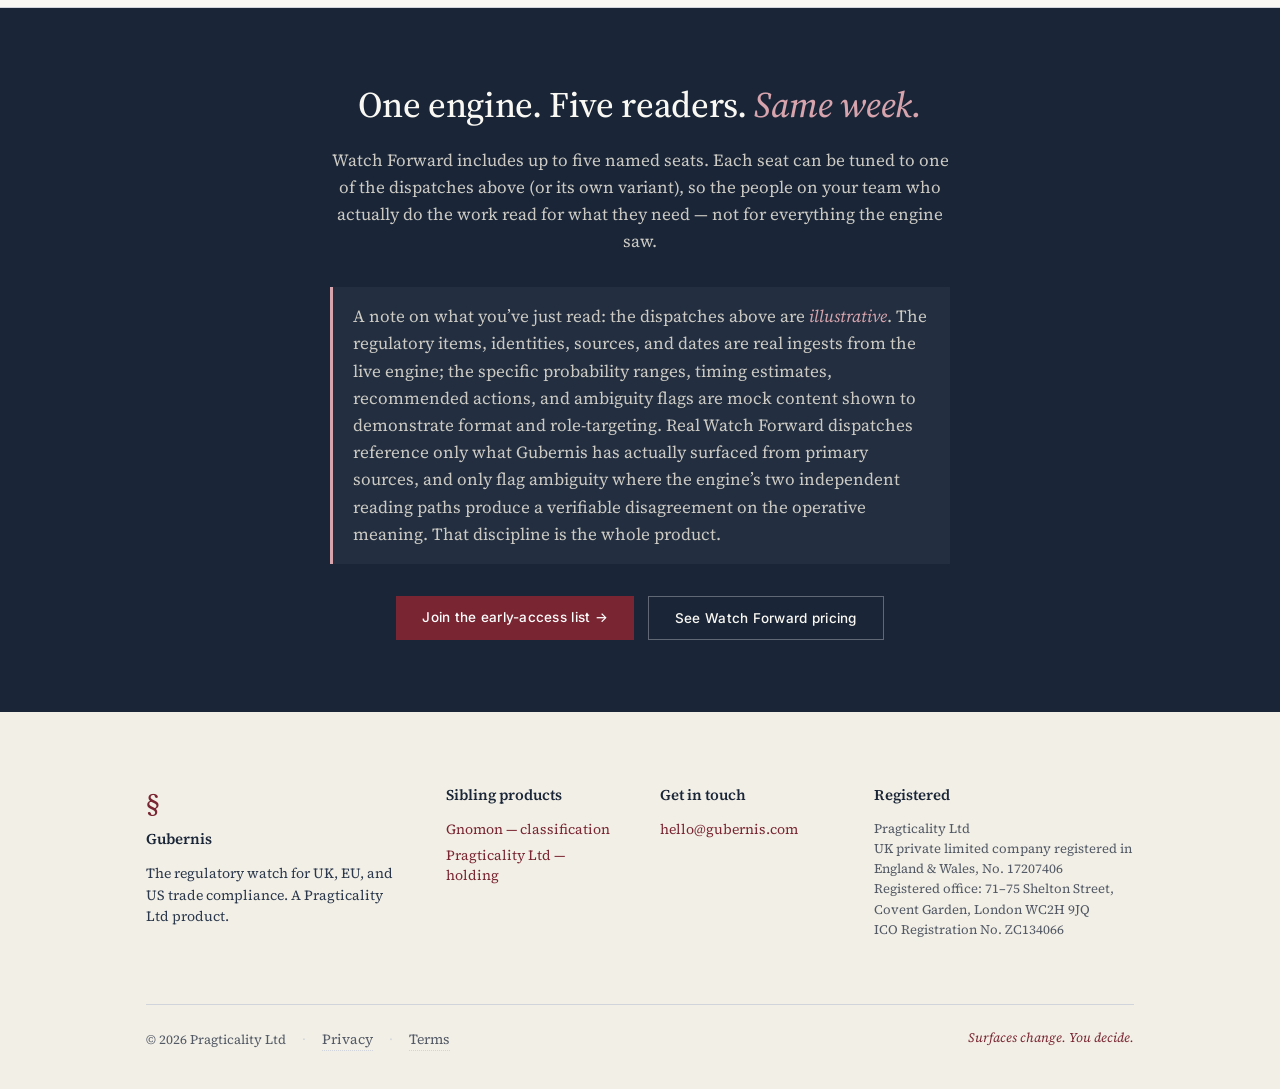
<file: samples/index.html>
<!DOCTYPE html>
<html lang="en-GB">
<head>
<meta charset="UTF-8" />
<meta name="viewport" content="width=device-width, initial-scale=1.0" />
<title>Sample dispatches — Gubernis</title>
<meta name="description" content="Five Watch Forward dispatches from one regulatory week — read for the Compliance Director, the CFO, the Production Planner, the Supply-Chain Lead, and the General Counsel. Real engine output, not mockup." />
<meta name="theme-color" content="#FAF8F2" />
<meta name="robots" content="index, follow" />
<meta property="og:title" content="What Watch Forward subscribers receive — Gubernis" />
<meta property="og:description" content="Five dispatches. One engine. Five readers." />
<meta property="og:url" content="https://gubernis.com/samples/" />
<link rel="icon" type="image/svg+xml" href="/favicon.svg" />
<link rel="preconnect" href="https://fonts.googleapis.com">
<link rel="preconnect" href="https://fonts.gstatic.com" crossorigin>
<link href="https://fonts.googleapis.com/css2?family=Source+Serif+4:ital,opsz,wght@0,8..60,300;0,8..60,400;0,8..60,500;0,8..60,600;0,8..60,700;1,8..60,400&family=JetBrains+Mono:ital,wght@0,400;0,500;1,400&family=Inter:wght@400;500;600&display=swap" rel="stylesheet">
<link rel="stylesheet" href="/styles.css">
</head>

<body>

<header class="site-nav">
  <div class="container">
    <a href="/" class="wordmark"><span class="section-mark">§</span>Gubernis</a>
    <nav class="nav-links">
      <a href="/#how-it-works">How it works</a>
      <a href="/#sources">Sources</a>
      <a href="/#ambiguity-watch">The Ambiguity Watch</a>
      <a href="/#pricing">Pricing</a>
      <a href="/#sign-up" class="cta">Start free</a>
    </nav>
  </div>
</header>

<main>

<section class="samples-hero">
  <div class="container container-narrow">
    <div class="samples-eyebrow">— What Watch Forward subscribers receive · sample from the archive</div>
    <h1>Five dispatches. <em>One engine. Five readers.</em></h1>
    <p class="samples-sub">Same regulatory week. Same underlying surveillance. Surfaced for the role that&rsquo;s reading it. Below are five sample dispatches from a recent week in our archive &mdash; covering the Telecoms/IT and Medical Devices verticals &mdash; one for each of the named seats your Watch Forward subscription includes. We share these with a deliberate lag: subscribers receive the current week&rsquo;s watch &mdash; not this one.</p>
    <p class="samples-disclaimer"><strong>Read these for format and tone.</strong> The regulatory items, document identities, sources, and dates are real ingests from the live engine. The specific probability ranges, timing estimates, and ambiguity flags shown below are <em>illustrative content authored to demonstrate role-targeting</em>. Real Watch Forward dispatches cite primary sources for every claim and only flag ambiguity where the engine&rsquo;s two independent reading paths produce a verifiable disagreement.</p>
  </div>
</section>

<nav class="samples-jump">
  <div class="container container-narrow">
    <a href="#compliance">Compliance</a>
    <a href="#cfo">CFO</a>
    <a href="#production">Production</a>
    <a href="#supply-chain">Supply Chain</a>
    <a href="#legal">Legal</a>
  </div>
</nav>

<!-- ─────────────────────────────────────────────────────────────────
     1. COMPLIANCE DIRECTOR — The Weekly Watch
     ──────────────────────────────────────────────────────────────── -->
<section class="dispatch" id="compliance">
  <div class="container container-narrow">
    <header class="dispatch-head">
      <div class="dispatch-eyebrow">For the Compliance Director</div>
      <h2>The Weekly Watch <span class="dispatch-num">· archive sample</span></h2>
      <div class="dispatch-meta">From a recent week · <span class="oxblood">&sect; 2</span> ambiguity flags that week · 11 sources</div>
    </header>

    <p class="dispatch-intro">What changed that week across UK, EU, and US trade compliance, severity-tagged with sources cited. Two readings worth escalating to counsel are flagged below.</p>

    <ol class="dispatch-items">

      <li class="dispatch-item">
        <div class="item-meta">21 May 2026 · USTR · US executive</div>
        <div class="item-id">USTR-S301 / section-301-chinas-targeting-semiconductor-industry</div>
        <h3 class="item-title">USTR Section 301 — China&rsquo;s Targeting of the Semiconductor Industry remains active</h3>
        <p class="item-summary">Investigation continues into China&rsquo;s acts, policies, and practices in semiconductor manufacturing. Outcomes typically conclude with tariff impositions on imports under HS 8541/8542 (semiconductor devices, integrated circuits). Material to anyone with semiconductor inputs in your bill of materials.</p>
        <div class="item-tags"><span class="tag">US</span><span class="tag">Telecoms/IT</span><span class="tag sev">substantive</span></div>
      </li>

      <li class="dispatch-item">
        <div class="item-meta">21 May 2026 · BIS · US executive</div>
        <div class="item-id">BIS-S232 / pharmaceuticals</div>
        <h3 class="item-title">BIS Section 232 Pharmaceuticals investigation — public-inspection notice</h3>
        <p class="item-summary">National-security investigation under Section 232 into imports of pharmaceuticals and pharmaceutical ingredients. Underlying FR document 2025-06587 is in the public-inspection queue (cleared for publication, pre-FR-official). Sectoral reach: APIs, finished generics, biologics. Customers in cardiovascular, oncology, infectious-disease franchises should expect tariff exposure if the investigation concludes with action.</p>
        <div class="item-tags"><span class="tag">US</span><span class="tag">Medical Devices</span><span class="tag sev">substantive</span></div>
      </li>

      <li class="dispatch-item">
        <div class="item-meta">21 May 2026 · OFAC · US executive</div>
        <div class="item-id">OFAC-DELTA-2026-05-21</div>
        <h3 class="item-title">OFAC SDN Delta — Standard Action</h3>
        <p class="item-summary">Latest delta to the Specially Designated Nationals list. Standard Action publication. Material to every business running sanctions screening against US OFAC programmes; new designations need to flow into your screening engine within 24&ndash;72 hours of publication.</p>
        <div class="item-tags"><span class="tag">US</span><span class="tag">sanctions</span><span class="tag sev">substantive</span></div>
      </li>

      <li class="dispatch-item ambiguous">
        <span class="dispatch-flag">&sect; ambiguity flag · illustrative</span>
        <div class="item-meta">21 May 2026 · HMRC · UK</div>
        <div class="item-id">HMRC-NEWS-6401</div>
        <h3 class="item-title">Addition of Waiver 9Y17 to Oil Sanctions for Commodity Codes under HS heading 2710</h3>
        <p class="item-summary">New waiver applied to oil sanctions for commodity codes under heading 2710 (petroleum oils, other than crude). <em>Illustrative ambiguity:</em> this is the kind of scope question Gubernis would flag in production &mdash; where a waiver attaches to a heading-level code, sub-heading derivatives can sit ambiguously inside or outside the carve-out depending on whether readers take a plain-text or purposive reading. The engine flags such items only when its two independent reading paths produce a verifiable disagreement on the operative meaning.</p>
        <div class="item-tags"><span class="tag">UK</span><span class="tag">sanctions</span><span class="tag sev">substantive &middot; grey edge</span></div>
      </li>

      <li class="dispatch-item">
        <div class="item-meta">18 May 2026 · EU Council · EU executive</div>
        <div class="item-id">EURLEX-32026D1105</div>
        <h3 class="item-title">Council Decision (CFSP) 2026/1105 amending Decision 2013/255/CFSP — Syria measures</h3>
        <p class="item-summary">Amends the listing of persons and entities subject to restrictive measures under the EU Syria sanctions regime. Cross-references the parallel Implementing Regulation (EU) 2026/1107 of the same date. Material to medical-equipment exporters with Syria exposure and to anyone running EU sanctions screening.</p>
        <div class="item-tags"><span class="tag">EU</span><span class="tag">sanctions</span><span class="tag sev">substantive</span></div>
      </li>

    </ol>

    <div class="dispatch-actions">
      <h3>What to do that week</h3>
      <ul>
        <li>Review HS 8541/8542 mappings in your classification system for downstream tariff exposure under Section 301.</li>
        <li>Brief commercial teams on the pharmaceuticals Section 232 timing; identify customers with US import exposure on APIs.</li>
        <li>Run the OFAC SDN delta against your sanctions-screening master within 72 hours.</li>
        <li>Open an internal opinion on HMRC Waiver 9Y17 scope before relying on it &mdash; ambiguity flagged above.</li>
      </ul>
    </div>
  </div>
</section>

<!-- ─────────────────────────────────────────────────────────────────
     2. CFO — The Cost Watch
     ──────────────────────────────────────────────────────────────── -->
<section class="dispatch" id="cfo">
  <div class="container container-narrow">
    <header class="dispatch-head">
      <div class="dispatch-eyebrow">For the CFO</div>
      <h2>The Cost Watch <span class="dispatch-num">· archive sample</span></h2>
      <div class="dispatch-meta">From a recent week · framed for COGS and AR planning</div>
    </header>

    <p class="dispatch-intro">What&rsquo;s moving on tariffs, sanctions, and supply-chain cost exposure that week, framed for forecasting and the next finance committee briefing. No regulatory citations here &mdash; those are in the Compliance Director&rsquo;s dispatch; this is impact and probability.</p>

    <ol class="dispatch-items">

      <li class="dispatch-item">
        <div class="item-meta">USTR Section 301 — China semiconductors</div>
        <h3 class="item-title">Tariff exposure on semiconductor inputs</h3>
        <p class="item-summary"><strong>Probability of tariff action:</strong> high. <strong>Likely range if imposed:</strong> 10&ndash;25% on HS 8541/8542. <strong>Timing:</strong> 60&ndash;180 days from investigation report. <strong>Forecasting impact:</strong> directly to COGS for any product with semiconductor BOM content sourced from China.</p>
        <div class="item-tags"><span class="tag">US</span><span class="tag">tariff exposure</span></div>
      </li>

      <li class="dispatch-item">
        <div class="item-meta">BIS Section 232 — Pharmaceuticals</div>
        <h3 class="item-title">Tariff exposure on pharma APIs and generics</h3>
        <p class="item-summary"><strong>Probability of tariff action:</strong> moderate-to-high. <strong>Likely scope:</strong> APIs and finished generic dose forms; specialty biologics likely carved out. <strong>Timing:</strong> determinations into Q4. <strong>Forecasting impact:</strong> potentially material for any product with India- or China-sourced API content. The cost-of-goods curve moves before the policy is published.</p>
        <div class="item-tags"><span class="tag">US</span><span class="tag">tariff exposure</span></div>
      </li>

      <li class="dispatch-item">
        <div class="item-meta">OFAC SDN Delta · 21 May</div>
        <h3 class="item-title">Sanctions exposure to receivables</h3>
        <p class="item-summary"><strong>Probability of AR impact:</strong> low unless customer-base concentration. <strong>Affected receivables:</strong> AR aging against entities newly designated. <strong>Clearance time:</strong> typically 48 hours for standard screening updates. <strong>Forecasting impact:</strong> minimal at portfolio level; can be material at single-customer level &mdash; flag any newly-designated customer to legal immediately.</p>
        <div class="item-tags"><span class="tag">US</span><span class="tag">sanctions risk</span></div>
      </li>

      <li class="dispatch-item">
        <div class="item-meta">HMRC waiver 9Y17 · HS 2710</div>
        <h3 class="item-title">Cost-favorable: petroleum waiver may reduce input cost</h3>
        <p class="item-summary">Newly added oil-sanctions waiver may make refined-petroleum inputs under heading 2710 procurable from sources previously closed off &mdash; <em>if</em> your codes are in scope. Scope is currently ambiguous (see Legal&rsquo;s Ambiguity Watch). Net effect, once clarified: cost-favorable for in-scope inputs.</p>
        <div class="item-tags"><span class="tag">UK</span><span class="tag">cost-favorable</span></div>
      </li>

    </ol>

    <div class="dispatch-actions">
      <h3>Three numbers worth pulling that week</h3>
      <ul>
        <li><strong>Semiconductor tariff exposure</strong> &mdash; pull spend on HS 8541/8542 inputs by country of origin. Stress-test at 10% and 25%.</li>
        <li><strong>API supplier concentration</strong> &mdash; what percentage of your pharma input spend sits with single suppliers in India or China?</li>
        <li><strong>OFAC clearance lag</strong> &mdash; what&rsquo;s the average gap between SDN publication and your screening engine picking it up? If it&rsquo;s over 72 hours, that&rsquo;s a board-level audit finding.</li>
      </ul>
    </div>
  </div>
</section>

<!-- ─────────────────────────────────────────────────────────────────
     3. PRODUCTION PLANNING — The Build Watch
     ──────────────────────────────────────────────────────────────── -->
<section class="dispatch" id="production">
  <div class="container container-narrow">
    <header class="dispatch-head">
      <div class="dispatch-eyebrow">For Production Planning</div>
      <h2>The Build Watch <span class="dispatch-num">· archive sample</span></h2>
      <div class="dispatch-meta">From a recent week · components on critical-path watch</div>
    </header>

    <p class="dispatch-intro">What&rsquo;s on the critical-path watch that week &mdash; components, lead-time risk, single-source-of-failure flags. The financial framing is in the CFO&rsquo;s dispatch; this is operational.</p>

    <ol class="dispatch-items">

      <li class="dispatch-item">
        <div class="item-meta">BIS Section 232 — Semiconductors</div>
        <h3 class="item-title">Semiconductor lead-times: forward-buy window narrowing</h3>
        <p class="item-summary">Investigation into semiconductors and semiconductor manufacturing is active. If tariffs land, supplier lead times will lengthen as the market repositions. <strong>Recommended action:</strong> review 90-day stockpile minimums on critical chip inputs (HS 8541/8542). Forward-buy windows for high-velocity SKUs close fast once policy is announced.</p>
        <div class="item-tags"><span class="tag">Telecoms/IT</span><span class="tag">lead-time risk</span></div>
      </li>

      <li class="dispatch-item">
        <div class="item-meta">BIS Section 232 — Unmanned Aircraft Systems</div>
        <h3 class="item-title">UAV-grade components on watch: carbon fibre, RF subsystems, GPS modules</h3>
        <p class="item-summary">Section 232 investigation into UAS imports remains active. Subcomponents likely to be in any final action: carbon-fibre airframe materials (HS chapter 70/73 adjacent), RF transceivers, GPS receiver modules. <strong>Recommended action:</strong> pre-stage 60&ndash;90 days of safety stock for single-source UAV inputs.</p>
        <div class="item-tags"><span class="tag">Telecoms/IT</span><span class="tag">lead-time risk</span></div>
      </li>

      <li class="dispatch-item">
        <div class="item-meta">BIS Section 232 — Pharmaceuticals</div>
        <h3 class="item-title">Pharma APIs: single-source risk audit</h3>
        <p class="item-summary">Investigation into pharma imports could compress supply windows for API-dependent finished doses. <strong>Recommended action:</strong> run single-source API audit on top-20 SKUs by revenue. Where dependencies are India- or China-only, qualify EU alternates now &mdash; not after the policy is published.</p>
        <div class="item-tags"><span class="tag">Medical Devices</span><span class="tag">single-source</span></div>
      </li>

      <li class="dispatch-item">
        <div class="item-meta">BIS Section 232 — Robotics and Industrial Machinery</div>
        <h3 class="item-title">Automation CAPEX timing</h3>
        <p class="item-summary">Section 232 investigation into robotics and industrial machinery imports continues. If your manufacturing roadmap includes automation equipment acquisitions in the next 12 months, the optimal procurement window may be narrower than your usual capital-budget cycle assumes.</p>
        <div class="item-tags"><span class="tag">Telecoms/IT</span><span class="tag">CAPEX timing</span></div>
      </li>

    </ol>

    <div class="dispatch-actions">
      <h3>Components on watch that week</h3>
      <ul>
        <li><strong>Semiconductors</strong> &mdash; HS 8541, 8542 (forward-buy review)</li>
        <li><strong>UAV parts &amp; subsystems</strong> &mdash; HS 8806 + chapter 88 subcomponents</li>
        <li><strong>Pharma APIs</strong> &mdash; HS 2933, 2934 (single-source audit)</li>
        <li><strong>Medical devices</strong> &mdash; HS 9018&ndash;9022 (sourcing-base review)</li>
      </ul>
    </div>
  </div>
</section>

<!-- ─────────────────────────────────────────────────────────────────
     4. SUPPLY CHAIN — The Vendor Watch
     ──────────────────────────────────────────────────────────────── -->
<section class="dispatch" id="supply-chain">
  <div class="container container-narrow">
    <header class="dispatch-head">
      <div class="dispatch-eyebrow">For Supply Chain &amp; Procurement</div>
      <h2>The Vendor Watch <span class="dispatch-num">· archive sample</span></h2>
      <div class="dispatch-meta">From a recent week · vendor screening, country-of-origin shifts</div>
    </header>

    <p class="dispatch-intro">Vendor-screening alerts, country-of-origin shifts, and supplier-concentration risk that week. Where this overlaps the Build Watch (lead times) or Cost Watch (exposure), this dispatch is the upstream version &mdash; vendors and countries, not components and dollars.</p>

    <ol class="dispatch-items">

      <li class="dispatch-item">
        <div class="item-meta">21 May 2026 · OFAC SDN</div>
        <h3 class="item-title">Run the SDN delta against your vendor master and beneficial-owner records</h3>
        <p class="item-summary">Latest Standard Action publication. New designations cascade through vendor screening engines on a 24&ndash;72 hour lag; concentration risk emerges when a single supplier or its beneficial owners turn up on a freshly-published list. <strong>Recommended:</strong> run delta against vendor master + against beneficial-owner records held for KYC.</p>
        <div class="item-tags"><span class="tag">US</span><span class="tag">screening hit</span></div>
      </li>

      <li class="dispatch-item">
        <div class="item-meta">USTR Section 301 + BIS Section 232 — China</div>
        <h3 class="item-title">Concentration risk: China-sourced HS 8541/8542 inputs</h3>
        <p class="item-summary">Two concurrent US executive investigations target China-origin semiconductors. Concentration risk on supplier base sourced from China for these HS headings increases materially if either investigation concludes with action. <strong>Recommended:</strong> generate concentration report showing % of supplier spend by country for HS 8541/8542; identify Tier-2 alternates.</p>
        <div class="item-tags"><span class="tag">US</span><span class="tag">concentration risk</span></div>
      </li>

      <li class="dispatch-item">
        <div class="item-meta">8 May 2026 · HMRC · UK</div>
        <div class="item-id">HMRC-NEWS-6169</div>
        <h3 class="item-title">UK update to export sanctions from Syria</h3>
        <p class="item-summary">Re-screen any supplier engagement that touches Syria-linked entities, intermediaries, or onward shipping. Even where direct exposure is nil, transhipment-via-Syria patterns can produce a hit. EU parallel CFSP measures (Decision 2026/1105) updated the same week &mdash; alignment is being maintained.</p>
        <div class="item-tags"><span class="tag">UK</span><span class="tag">supplier screening</span></div>
      </li>

      <li class="dispatch-item">
        <div class="item-meta">BIS Section 232 — Medical Products / PPE</div>
        <h3 class="item-title">PPE supply-chain concentration risk</h3>
        <p class="item-summary">Section 232 investigation into medical products / PPE imports remains active. China-sourced PPE represents ongoing concentration risk for any healthcare-system supplier, hospital procurement, or medical-device manufacturer with high-volume disposable consumables. <strong>Recommended:</strong> identify dual sources in EU, Vietnam, or Mexico ahead of any tariff action.</p>
        <div class="item-tags"><span class="tag">US</span><span class="tag">Medical Devices</span><span class="tag">concentration risk</span></div>
      </li>

    </ol>

    <div class="dispatch-actions">
      <h3>Country-risk movers that week</h3>
      <ul>
        <li><strong>China</strong> &mdash; escalating S301 / S232 investigation surface area</li>
        <li><strong>Russia</strong> &mdash; sustained sanctions extension across UK / EU / US</li>
        <li><strong>Iran</strong> &mdash; programme expansion (legislative pipeline; not yet enacted)</li>
        <li><strong>Syria</strong> &mdash; UK/EU alignment maintained on restrictive measures</li>
      </ul>
    </div>
  </div>
</section>

<!-- ─────────────────────────────────────────────────────────────────
     5. LEGAL / GC — The Ambiguity Watch
     ──────────────────────────────────────────────────────────────── -->
<section class="dispatch" id="legal">
  <div class="container container-narrow">
    <header class="dispatch-head">
      <div class="dispatch-eyebrow">For the General Counsel</div>
      <h2>The Ambiguity Watch <span class="dispatch-num">· archive sample</span></h2>
      <div class="dispatch-meta">From a recent week · where careful readings diverge</div>
    </header>

    <p class="dispatch-intro">The Compliance dispatch covers what changed. This one covers <em>where the change is grey</em> &mdash; the items worth opening an internal opinion on, or taking to outside counsel before relying. Each is flagged because two careful, independent readings of the same published text produce different answers.</p>

    <ol class="dispatch-items">

      <li class="dispatch-item ambiguous">
        <span class="dispatch-flag">&sect; ambiguity flag · illustrative</span>
        <div class="item-meta">21 May 2026 · HMRC · UK</div>
        <div class="item-id">HMRC-NEWS-6401</div>
        <h3 class="item-title">Waiver 9Y17 — heading-level vs sub-heading scope reading</h3>
        <p class="item-summary"><em>Illustrative.</em> When a waiver attaches to a heading-level code (here, HS 2710), sub-heading derivatives such as 2710.19 (lubricating oils) and 2710.20 (oil-and-bituminous-mixtures) sit at a scope question: a plain-text reading limits the carve-out to the heading-level term; a purposive reading captures the derivatives. This is the kind of ambiguity Gubernis surfaces in production &mdash; not the assertion that this specific divergence has been verified on this specific instrument. Counsel would confirm by reading the waiver text against the parent regulation it amends.</p>
        <div class="item-tags"><span class="tag">UK</span><span class="tag">scope question</span></div>
      </li>

      <li class="dispatch-item ambiguous">
        <span class="dispatch-flag">&sect; ambiguity flag · illustrative</span>
        <div class="item-meta">May 2026 · BIS · US executive</div>
        <div class="item-id">BIS-S232 / commercial-aircraft</div>
        <h3 class="item-title">Section 232 investigations — draft-vs-published scope divergence (pattern)</h3>
        <p class="item-summary"><em>Illustrative.</em> Section 232 investigations frequently have both a public-inspection draft and a Federal-Register-published version that can differ on scope &mdash; particularly on parts-and-components coverage. When such divergence exists, importers of HS 8807 (aircraft parts) cannot safely rely on either reading alone. This is the structural pattern Gubernis catches; it is not a claim that the current commercial-aircraft investigation specifically has unresolved draft-vs-published divergence. Confirm by reading both documents side-by-side.</p>
        <div class="item-tags"><span class="tag">US</span><span class="tag">scope pattern</span></div>
      </li>

      <li class="dispatch-item">
        <div class="item-meta">18 May 2026 · EU</div>
        <div class="item-id">EURLEX-32026D1105 + EURLEX-32026R1107</div>
        <h3 class="item-title">EU Syria measures: inter-instrument interpretation question</h3>
        <p class="item-summary">Council Decision (CFSP) 2026/1105 amends the Syria sanctions decision and cross-references Implementing Regulation 2026/1107 of the same date. The decision and the regulation interact on the listing-criteria definition for &ldquo;dual-use medical exports&rdquo; in a way that requires reading both alongside the parent decision (2013/255/CFSP) to determine what is currently in force. Not formally ambiguous, but interpretively dense.</p>
        <div class="item-tags"><span class="tag">EU</span><span class="tag">interpretation</span></div>
      </li>

      <li class="dispatch-item">
        <div class="item-meta">USTR Section 301</div>
        <h3 class="item-title">Derivative-product application — uncertain reach to downstream assemblies</h3>
        <p class="item-summary">Section 301 measures historically apply to imports under specific HTSUS subheadings; their application to downstream assemblies that incorporate subject inputs has been litigated and remains contested. For any client building products that incorporate China-origin semiconductors into a final assembly imported from a third country, the derivative-product question is live and unresolved. Litigation risk is real.</p>
        <div class="item-tags"><span class="tag">US</span><span class="tag">litigation risk</span></div>
      </li>

    </ol>

    <div class="dispatch-actions">
      <h3>What to do that week</h3>
      <ul>
        <li>Open an internal opinion on HMRC Waiver 9Y17 scope. Brief refining-sector clients before they rely on the waiver.</li>
        <li>For aircraft-parts importer clients, advise against reliance on the published Section 232 commercial-aircraft scope until the draft-vs-published divergence is resolved.</li>
        <li>Brief partners on Section 301 derivative-product risk for any client with multi-stage assembly through third-country jurisdictions.</li>
        <li>Set an alert on the EU Syria CFSP / Implementing Regulation cross-reference &mdash; this is reading-dense territory and worth one billable hour before the next listing cycle.</li>
      </ul>
    </div>
  </div>
</section>

<!-- ─────────────────────────────────────────────────────────────────
     OUTRO + CTA
     ──────────────────────────────────────────────────────────────── -->
<section class="samples-outro">
  <div class="container container-narrow">
    <h2>One engine. Five readers. <em>Same week.</em></h2>
    <p>Watch Forward includes up to five named seats. Each seat can be tuned to one of the dispatches above (or its own variant), so the people on your team who actually do the work read for what they need &mdash; not for everything the engine saw.</p>
    <p class="samples-honest">A note on what you&rsquo;ve just read: the dispatches above are <em>illustrative</em>. The regulatory items, identities, sources, and dates are real ingests from the live engine; the specific probability ranges, timing estimates, recommended actions, and ambiguity flags are mock content shown to demonstrate format and role-targeting. Real Watch Forward dispatches reference only what Gubernis has actually surfaced from primary sources, and only flag ambiguity where the engine&rsquo;s two independent reading paths produce a verifiable disagreement on the operative meaning. That discipline is the whole product.</p>
    <div class="samples-cta-row">
      <a href="/#sign-up" class="button primary-btn">Join the early-access list &rarr;</a>
      <a href="/#pricing" class="button secondary-btn">See Watch Forward pricing</a>
    </div>
  </div>
</section>

</main>

<footer class="site-footer">
  <div class="container">
    <div class="footer-grid">
      <div>
        <div class="footer-mark">§</div>
        <h4>Gubernis</h4>
        <p>The regulatory watch for UK, EU, and US trade compliance. A Pragticality Ltd product.</p>
      </div>
      <div>
        <h4>Sibling products</h4>
        <a href="https://pragticality.com/ventures/#gnomon">Gnomon — classification</a>
        <a href="https://pragticality.com/">Pragticality Ltd — holding</a>
      </div>
      <div>
        <h4>Get in touch</h4>
        <a href="mailto:hello@gubernis.com">hello@gubernis.com</a>
      </div>
      <div>
        <h4>Registered</h4>
        <p class="small">
          Pragticality Ltd<br/>
          UK private limited company registered in<br/>
          England &amp; Wales, No. 17207406<br/>
          Registered office: 71&ndash;75 Shelton Street,<br/>
          Covent Garden, London WC2H 9JQ<br/>
          ICO Registration No. ZC134066
        </p>
      </div>
    </div>
    <div class="footer-bottom">
      <div class="footer-meta">
        <span>&copy; 2026 Pragticality Ltd</span>
        <span class="sep">·</span>
        <a href="/privacy/">Privacy</a>
        <span class="sep">·</span>
        <a href="/terms/">Terms</a>
      </div>
      <em>Surfaces change. You decide.</em>
    </div>
  </div>
</footer>

</body>
</html>
</file>
<file: styles.css>
/* ──────────────────────────────────────────────────────────────
   Gubernis — gubernis.com stylesheet
   Brand direction: pragticality-docs/gubernis/06_brand_direction.md
   Companion mockup: pragticality-docs/strategic_package/website/
                     gubernis-brand-direction.html
   ────────────────────────────────────────────────────────────── */

:root {
  --paper:        #FAF8F2;
  --paper-soft:   #F2EFE6;
  --paper-warm:   #FBFAF7;
  --ink:          #1A2638;
  --ink-soft:     #2B384C;
  --slate:        #535A66;
  --slate-soft:   #7D838F;
  --line:         #D1D5DB;
  --line-soft:    #E5E7EB;
  --oxblood:      #7A2632;
  --oxblood-deep: #5E1D27;
  --oxblood-soft: #F2DEE2;
  --oxblood-tint: #FAEFEF;
}

* { box-sizing: border-box; margin: 0; padding: 0; }
html { scroll-behavior: smooth; }
body {
  font-family: 'Source Serif 4', Georgia, serif;
  background: var(--paper);
  color: var(--ink);
  -webkit-font-smoothing: antialiased;
  text-rendering: optimizeLegibility;
  font-feature-settings: "kern" 1, "liga" 1;
}
a { color: var(--oxblood); text-decoration: none; }

.container {
  max-width: 1100px;
  margin: 0 auto;
  padding: 0 56px;
}
.container-narrow {
  max-width: 760px;
  margin: 0 auto;
}

/* The § mark — used in every wordmark */
.section-mark {
  color: var(--oxblood);
  font-weight: 500;
  font-style: normal;
  display: inline-block;
  margin-right: 0.18em;
  font-feature-settings: normal;
}

/* ────────────────────────────────────────────
   Site nav
   ──────────────────────────────────────────── */
.site-nav {
  border-bottom: 1px solid var(--line-soft);
  background: var(--paper);
  position: sticky;
  top: 0;
  z-index: 10;
  backdrop-filter: blur(8px);
  background: rgba(250, 248, 242, 0.95);
}
.site-nav .container {
  display: flex;
  justify-content: space-between;
  align-items: center;
  padding: 16px 56px;
}
.site-nav .wordmark {
  font-family: 'Source Serif 4', serif;
  font-size: 22px;
  font-weight: 500;
  color: var(--ink);
  letter-spacing: -0.005em;
}
.site-nav .nav-links {
  display: flex;
  gap: 28px;
  align-items: center;
  font-family: 'Inter', sans-serif;
  font-size: 14px;
}
.site-nav .nav-links a {
  color: var(--slate);
  transition: color 0.15s ease;
}
.site-nav .nav-links a:hover { color: var(--ink); }
.site-nav .nav-links a.cta {
  background: var(--oxblood);
  color: #FFFFFF;
  padding: 9px 18px;
  font-weight: 500;
  border-radius: 0;
}
.site-nav .nav-links a.cta:hover {
  background: var(--oxblood-deep);
  color: #FFFFFF;
}

/* ────────────────────────────────────────────
   Hero
   ──────────────────────────────────────────── */
.hero {
  padding: 72px 0 48px;
  text-align: center;
}
.hero .badge {
  display: inline-block;
  font-family: 'JetBrains Mono', monospace;
  font-size: 11px;
  color: var(--slate);
  background: var(--paper-warm);
  padding: 6px 14px;
  border: 1px solid var(--line-soft);
  border-radius: 100px;
  letter-spacing: 0.06em;
  text-transform: uppercase;
  margin-bottom: 24px;
}
.hero h1 {
  font-family: 'Source Serif 4', serif;
  font-size: 60px;
  font-weight: 400;
  line-height: 1.05;
  letter-spacing: -0.02em;
  color: var(--ink);
  margin-bottom: 22px;
}
.hero .lead {
  font-family: 'Source Serif 4', serif;
  font-size: 21px;
  font-style: italic;
  line-height: 1.4;
  color: var(--oxblood);
  margin-bottom: 32px;
  max-width: 620px;
  margin-left: auto;
  margin-right: auto;
}
.hero-kicker {
  font-family: 'Source Serif 4', serif;
  font-size: 25px;
  font-weight: 600;
  line-height: 1.2;
  letter-spacing: -0.01em;
  color: var(--ink);
  margin: -2px auto 24px;
  max-width: 620px;
}
.hero .cta-row {
  display: flex;
  gap: 14px;
  justify-content: center;
}

/* Buttons (shared) */
.button {
  font-family: 'Inter', sans-serif;
  font-size: 13.5px;
  font-weight: 500;
  padding: 13px 26px;
  text-decoration: none;
  letter-spacing: 0.02em;
  display: inline-block;
  transition: background 0.15s ease, border-color 0.15s ease;
}
.button.primary-btn {
  background: var(--oxblood);
  color: #FFFFFF;
}
.button.primary-btn:hover { background: var(--oxblood-deep); }
.button.secondary-btn {
  background: transparent;
  color: var(--ink);
  border: 1px solid var(--line);
}
.button.secondary-btn:hover { border-color: var(--ink); }

/* ────────────────────────────────────────────
   The Watch — live ledger
   ──────────────────────────────────────────── */
.watch-section {
  padding: 0 0 96px;
}
.ledger {
  max-width: 980px;
  margin: 0 auto;
  padding: 28px 32px 8px;
  background: var(--paper-warm);
  border: 1px solid var(--line-soft);
  border-top: 3px solid var(--ink);
}
.ledger-label {
  font-family: 'JetBrains Mono', monospace;
  font-size: 11px;
  color: var(--slate);
  text-transform: uppercase;
  letter-spacing: 0.06em;
  margin-bottom: 22px;
  padding-bottom: 14px;
  border-bottom: 1px solid var(--line-soft);
}
.ledger-label .ledger-time {
  color: var(--oxblood);
  text-transform: none;
  letter-spacing: 0.02em;
}
.ledger-grid {
  display: grid;
  grid-template-columns: repeat(5, 1fr);
  gap: 0;
}
.ledger-cell {
  text-align: center;
  padding: 18px 12px;
  border-right: 1px solid var(--line-soft);
}
.ledger-cell:last-child { border-right: 0; }
.ledger-cell.oxblood {
  background: var(--oxblood-tint);
}
.ledger-number {
  font-family: 'JetBrains Mono', monospace;
  font-size: 42px;
  font-weight: 500;
  color: var(--ink);
  line-height: 1;
  margin-bottom: 10px;
  letter-spacing: -0.02em;
}
.ledger-cell.oxblood .ledger-number {
  color: var(--oxblood);
}
.ledger-caption {
  font-family: 'Source Serif 4', serif;
  font-size: 12px;
  color: var(--slate);
  line-height: 1.35;
}
.ledger-cell.oxblood .ledger-caption {
  color: var(--oxblood-deep);
  font-weight: 500;
}

/* ────────────────────────────────────────────
   The Ambiguity Watch — feature section
   ──────────────────────────────────────────── */
.ambiguity-section {
  background: var(--ink);
  color: var(--paper);
  padding: 96px 56px 100px;
}
.ambiguity-section .container-narrow {
  max-width: 760px;
  padding: 0;
}
.ambiguity-section .section-label {
  font-family: 'JetBrains Mono', monospace;
  font-size: 11px;
  color: #E0AAB0;
  text-transform: uppercase;
  letter-spacing: 0.08em;
  margin-bottom: 22px;
}
.ambiguity-section h2 {
  font-family: 'Source Serif 4', serif;
  font-size: 44px;
  font-weight: 400;
  line-height: 1.15;
  color: var(--paper);
  margin-bottom: 32px;
  letter-spacing: -0.015em;
}
.ambiguity-section h2 em {
  color: #E0AAB0;
  font-style: italic;
}
.ambiguity-body {
  font-family: 'Source Serif 4', serif;
  font-size: 18px;
  line-height: 1.65;
  color: #C8CDD7;
}
.ambiguity-body p { margin-bottom: 18px; }
.ambiguity-body strong {
  color: var(--paper);
  font-weight: 500;
}
.ambiguity-body em {
  color: #E0AAB0;
  font-style: italic;
}
.ambiguity-body .watch-name {
  color: var(--paper);
  font-weight: 600;
  font-style: italic;
}
.ambiguity-body .closer {
  font-family: 'Source Serif 4', serif;
  font-size: 22px;
  font-style: italic;
  color: var(--paper);
  margin-top: 40px;
  padding-top: 32px;
  border-top: 1px solid rgba(255, 255, 255, 0.12);
  line-height: 1.5;
}

/* ────────────────────────────────────────────
   Intro — what Gubernis does (with ontology)
   ──────────────────────────────────────────── */
.intro-section {
  padding: 96px 0 96px;
}
.intro-section .section-label {
  font-family: 'JetBrains Mono', monospace;
  font-size: 11px;
  color: var(--oxblood);
  text-transform: uppercase;
  letter-spacing: 0.06em;
  margin-bottom: 18px;
  text-align: center;
}
.intro-section h2 {
  font-family: 'Source Serif 4', serif;
  font-size: 36px;
  font-weight: 500;
  line-height: 1.2;
  color: var(--ink);
  margin-bottom: 32px;
  letter-spacing: -0.01em;
  text-align: center;
}
.intro-body {
  font-family: 'Source Serif 4', serif;
  font-size: 18px;
  line-height: 1.65;
  color: var(--ink-soft);
}
.intro-body p { margin-bottom: 20px; }
.intro-body strong {
  font-weight: 600;
  color: var(--ink);
}
.intro-body .ontology-callout {
  display: block;
  margin: 32px 0;
  padding: 22px 26px;
  background: var(--paper-warm);
  border-left: 3px solid var(--oxblood);
  font-size: 17px;
  line-height: 1.55;
}

/* ────────────────────────────────────────────
   What changed this week — cards
   ──────────────────────────────────────────── */
.changed-section {
  padding: 0 0 96px;
}
.changed-section .section-head {
  text-align: center;
  margin-bottom: 56px;
}
.changed-section .section-label {
  font-family: 'JetBrains Mono', monospace;
  font-size: 11px;
  color: var(--oxblood);
  text-transform: uppercase;
  letter-spacing: 0.06em;
  margin-bottom: 18px;
}
.changed-section h2 {
  font-family: 'Source Serif 4', serif;
  font-size: 36px;
  font-weight: 500;
  line-height: 1.2;
  color: var(--ink);
  letter-spacing: -0.01em;
}
.changed-section .section-dek {
  font-family: 'Source Serif 4', serif;
  font-size: 17px;
  color: var(--slate);
  max-width: 560px;
  margin: 12px auto 0;
  line-height: 1.55;
}

.featured-grid {
  display: grid;
  grid-template-columns: repeat(3, 1fr);
  gap: 24px;
}
.card {
  background: var(--paper-warm);
  border: 1px solid var(--line-soft);
  padding: 28px 26px;
}
.card .ts {
  font-family: 'JetBrains Mono', monospace;
  font-size: 10.5px;
  color: var(--slate);
  margin-bottom: 12px;
  letter-spacing: 0.04em;
  text-transform: uppercase;
}
.card .id {
  font-family: 'JetBrains Mono', monospace;
  font-size: 11px;
  color: var(--oxblood);
  font-weight: 500;
  margin-bottom: 12px;
}
.card-title {
  font-family: 'Source Serif 4', serif;
  font-size: 17px;
  font-weight: 500;
  color: var(--ink);
  line-height: 1.35;
  margin-bottom: 14px;
}
.card-summary {
  font-family: 'Source Serif 4', serif;
  font-size: 14px;
  color: var(--slate);
  line-height: 1.55;
  margin-bottom: 18px;
}
.card-tags {
  font-family: 'JetBrains Mono', monospace;
  font-size: 10.5px;
  text-transform: uppercase;
  letter-spacing: 0.06em;
  display: flex;
  gap: 12px;
  flex-wrap: wrap;
}
.card .tag {
  color: var(--slate-soft);
}
.card .tag.sev {
  color: var(--oxblood);
  font-weight: 500;
}
.card.ambiguous {
  border-color: var(--oxblood-soft);
  background: var(--oxblood-tint);
}
.card.ambiguous .watch-flag {
  display: inline-block;
  font-family: 'JetBrains Mono', monospace;
  font-size: 10.5px;
  color: var(--oxblood);
  background: var(--paper);
  padding: 4px 10px;
  text-transform: uppercase;
  letter-spacing: 0.06em;
  margin-bottom: 14px;
  border: 1px solid var(--oxblood-soft);
}

/* Divergence Watch lede — a cross-jurisdictional disparity on the same subject.
   Blue, deliberately distinct from the oxblood § (Ambiguity Watch). The engine also
   renders an inline blue background as a fallback, so the flag reads correctly even
   before this stylesheet loads. */
.card.divergence {
  border-color: #b6d0f5;
  background: #f2f7fe;
}
.card.divergence .divergence-flag {
  display: inline-block;
  font-family: 'JetBrains Mono', monospace;
  font-size: 10.5px;
  color: #fff;
  background: #1f6feb;
  padding: 4px 10px;
  text-transform: uppercase;
  letter-spacing: 0.06em;
  margin-bottom: 14px;
  border: 1px solid #1f6feb;
}

/* ────────────────────────────────────────────
   Sources bar
   ──────────────────────────────────────────── */
.sources-section {
  padding: 0 0 96px;
}
.sources-bar {
  text-align: center;
  padding: 48px 32px;
  background: var(--paper-warm);
  border: 1px solid var(--line-soft);
}
.sources-bar .section-label {
  font-family: 'JetBrains Mono', monospace;
  font-size: 11px;
  color: var(--slate);
  text-transform: uppercase;
  letter-spacing: 0.06em;
  margin-bottom: 24px;
}
.sources-row {
  display: flex;
  justify-content: center;
  gap: 36px;
  flex-wrap: wrap;
}
.source {
  text-align: center;
}
.source-name {
  font-family: 'Source Serif 4', serif;
  font-size: 15px;
  color: var(--ink);
  font-weight: 500;
}
.source-sub {
  font-family: 'JetBrains Mono', monospace;
  font-size: 10.5px;
  color: var(--slate);
  margin-top: 4px;
  letter-spacing: 0.04em;
  text-transform: uppercase;
}

/* ────────────────────────────────────────────
   Pricing
   ──────────────────────────────────────────── */
.pricing-section {
  padding: 0 0 96px;
}
.pricing-section .section-head {
  text-align: center;
  margin-bottom: 56px;
}
.pricing-section .pricing-kicker {
  font-family: 'Source Serif 4', serif;
  font-size: 22px;
  font-weight: 600;
  font-style: italic;
  color: var(--oxblood);
  margin-bottom: 10px;
  letter-spacing: -0.01em;
}
.pricing-section h2 {
  font-family: 'Source Serif 4', serif;
  font-size: 36px;
  font-weight: 500;
  color: var(--ink);
  margin-bottom: 12px;
  letter-spacing: -0.01em;
}
.pricing-section .subhead {
  font-family: 'Source Serif 4', serif;
  font-size: 17px;
  color: var(--slate);
  max-width: 560px;
  margin: 0 auto;
  line-height: 1.55;
}
.pricing-grid {
  display: grid;
  grid-template-columns: repeat(4, 1fr);
  gap: 16px;
}
.pricing-grid-five {
  grid-template-columns: repeat(5, 1fr);
  gap: 12px;
}
.pricing-grid-five .tier { padding: 24px 16px; }
.pricing-grid-five .tier-name { font-size: 16px; }
.pricing-grid-five .tier-price { font-size: 24px; }
.pricing-grid-five .tier-unit { font-size: 12px; }
.pricing-grid-five .tier-for { font-size: 12px; line-height: 1.35; }
.pricing-grid-five .tier-list { font-size: 12.5px; }
.pricing-grid-five .tier-cta { font-size: 12px; padding: 10px 14px; }
.pricing-grid-five .tier.recommended::before {
  font-size: 9px;
  padding: 2px 8px;
  left: 16px;
}
.pricing-footnote {
  text-align: center;
  margin-top: 28px;
  font-family: 'Source Serif 4', serif;
  font-size: 13.5px;
  color: var(--slate);
  line-height: 1.5;
  max-width: 720px;
  margin-left: auto;
  margin-right: auto;
}
.pricing-footnote a {
  color: var(--oxblood);
  border-bottom: 1px solid rgba(122, 38, 50, 0.3);
}
.tier {
  border: 1px solid var(--line-soft);
  padding: 28px 22px;
  background: var(--paper-warm);
  display: flex;
  flex-direction: column;
}
.tier.recommended {
  border: 2px solid var(--oxblood);
  background: var(--paper);
  position: relative;
}
.tier.recommended::before {
  content: "RECOMMENDED";
  position: absolute;
  top: -10px;
  left: 22px;
  background: var(--oxblood);
  color: #FFFFFF;
  font-family: 'JetBrains Mono', monospace;
  font-size: 9.5px;
  font-weight: 500;
  padding: 3px 10px;
  letter-spacing: 0.06em;
}
.tier-name {
  font-family: 'Source Serif 4', serif;
  font-size: 18px;
  font-weight: 600;
  color: var(--ink);
  margin-bottom: 6px;
}
.tier-price {
  font-family: 'Source Serif 4', serif;
  font-size: 28px;
  font-weight: 400;
  color: var(--ink);
  margin-bottom: 4px;
}
.tier-unit {
  font-size: 13px;
  color: var(--slate);
}
.tier-for {
  font-family: 'Source Serif 4', serif;
  font-size: 13px;
  font-style: italic;
  color: var(--slate);
  margin-bottom: 18px;
  line-height: 1.4;
}
.tier-list {
  list-style: none;
  padding: 0;
  margin: 0 0 22px 0;
  font-family: 'Source Serif 4', serif;
  font-size: 13.5px;
  color: var(--ink-soft);
  line-height: 1.55;
  flex: 1;
}
.tier-list li {
  padding: 5px 0;
  border-bottom: 1px dotted var(--line-soft);
}
.tier-list li:last-child { border-bottom: 0; }
.tier-list li.highlight {
  color: var(--oxblood-deep);
  font-weight: 500;
}
.tier-list li.highlight::before {
  content: "§ ";
  color: var(--oxblood);
  font-weight: 600;
}
.tier-cta {
  display: block;
  text-align: center;
  font-family: 'Inter', sans-serif;
  font-size: 13px;
  font-weight: 500;
  padding: 12px 18px;
  background: transparent;
  color: var(--ink);
  border: 1px solid var(--line);
  letter-spacing: 0.02em;
  margin-top: auto;
  transition: border-color 0.15s ease;
}
.tier-cta:hover { border-color: var(--ink); }
.tier-cta.primary-cta {
  background: var(--oxblood);
  color: #FFFFFF;
  border-color: var(--oxblood);
}
.tier-cta.primary-cta:hover {
  background: var(--oxblood-deep);
  border-color: var(--oxblood-deep);
}

/* ────────────────────────────────────────────
   Final CTA
   ──────────────────────────────────────────── */
.final-cta {
  text-align: center;
  padding: 80px 32px 96px;
  background: var(--paper-warm);
  border-top: 1px solid var(--line-soft);
  border-bottom: 1px solid var(--line-soft);
}
.final-cta h2 {
  font-family: 'Source Serif 4', serif;
  font-size: 44px;
  font-weight: 400;
  color: var(--ink);
  margin-bottom: 14px;
  line-height: 1.1;
  letter-spacing: -0.015em;
}
.final-cta p {
  font-family: 'Source Serif 4', serif;
  font-size: 18px;
  color: var(--slate);
  margin-bottom: 32px;
  max-width: 520px;
  margin-left: auto;
  margin-right: auto;
  line-height: 1.55;
}
.final-cta .cta-row {
  display: flex;
  gap: 14px;
  justify-content: center;
  margin-bottom: 22px;
}
.final-cta .cta-note {
  font-size: 14px;
  color: var(--slate-soft);
  max-width: 480px;
  margin: 0 auto;
}
.final-cta .cta-note em { color: var(--oxblood-deep); font-style: italic; font-weight: 500; }
.final-cta .cta-note + .cta-note { margin-top: 12px; font-size: 13px; }
.final-cta .cta-note a { color: var(--ink); text-decoration: underline; }

/* Early-access signup form */
.signup-form {
  display: flex;
  gap: 10px;
  justify-content: center;
  max-width: 520px;
  margin: 0 auto 22px;
  flex-wrap: wrap;
}
.signup-form input[type="email"] {
  flex: 1 1 280px;
  font-family: 'Inter', sans-serif;
  font-size: 14px;
  padding: 12px 14px;
  border: 1px solid var(--line);
  background: #FFFFFF;
  color: var(--ink);
  letter-spacing: 0.01em;
}
.signup-form input[type="email"]:focus {
  outline: none;
  border-color: var(--oxblood);
}
.signup-form .button { padding: 12px 22px; cursor: pointer; border: 0; font-family: 'Inter', sans-serif; }
/* Screen-reader-only utility */
.visually-hidden {
  position: absolute;
  width: 1px; height: 1px;
  padding: 0; margin: -1px;
  overflow: hidden;
  clip: rect(0 0 0 0); white-space: nowrap; border: 0;
}

/* ────────────────────────────────────────────
   Liquet teaser — sister offering
   ──────────────────────────────────────────── */
.liquet-teaser-section {
  padding: 80px 0 88px;
  background: var(--paper-warm);
  border-top: 3px solid var(--oxblood);
  border-bottom: 1px solid var(--line-soft);
}
.liquet-teaser-section .section-label {
  font-family: 'JetBrains Mono', monospace;
  font-size: 11px;
  color: var(--oxblood);
  text-transform: uppercase;
  letter-spacing: 0.06em;
  margin-bottom: 18px;
  text-align: center;
}
.liquet-teaser-section h2 {
  font-family: 'Source Serif 4', serif;
  font-size: 32px;
  font-weight: 500;
  line-height: 1.25;
  color: var(--ink);
  margin-bottom: 28px;
  letter-spacing: -0.01em;
  text-align: center;
}
.liquet-teaser-section p {
  font-family: 'Source Serif 4', serif;
  font-size: 18px;
  line-height: 1.65;
  color: var(--ink-soft);
  margin-bottom: 20px;
}
.liquet-teaser-section strong { font-weight: 600; color: var(--ink); }
.liquet-teaser-section em { font-style: italic; color: var(--oxblood-deep); }

.liquet-cta {
  font-family: 'Inter', sans-serif;
  font-size: 15px;
  font-weight: 500;
  letter-spacing: 0.02em;
  display: inline-block;
  background: var(--oxblood);
  color: #FFFFFF;
  padding: 13px 26px;
  margin-top: 12px;
  text-decoration: none;
  transition: background 0.15s ease;
}
.liquet-cta:hover { background: var(--oxblood-deep); color: #FFFFFF; }

/* ────────────────────────────────────────────
   Footer
   ──────────────────────────────────────────── */
.site-footer {
  background: var(--paper-soft);
  padding: 72px 0 32px;
  margin-top: 0;
}
.footer-grid {
  display: grid;
  grid-template-columns: 1.5fr 1fr 1fr 1.5fr;
  gap: 40px;
  margin-bottom: 56px;
}
.site-footer h4 {
  font-family: 'Source Serif 4', serif;
  font-size: 15px;
  font-weight: 600;
  color: var(--ink);
  margin-bottom: 14px;
}
.site-footer p {
  font-family: 'Source Serif 4', serif;
  font-size: 14px;
  color: var(--ink-soft);
  line-height: 1.55;
  margin-bottom: 8px;
}
.site-footer p.small {
  font-size: 13px;
  color: var(--slate);
}
.site-footer a {
  font-family: 'Source Serif 4', serif;
  font-size: 14px;
  color: var(--oxblood);
  display: block;
  margin-bottom: 6px;
  transition: color 0.15s ease;
}
.site-footer a:hover {
  color: var(--oxblood-deep);
  text-decoration: underline;
}
.footer-mark {
  font-family: 'Source Serif 4', serif;
  font-size: 28px;
  color: var(--oxblood);
  font-weight: 500;
  margin-bottom: 6px;
}
.footer-bottom {
  display: flex;
  justify-content: space-between;
  padding-top: 24px;
  border-top: 1px solid var(--line);
  font-family: 'Source Serif 4', serif;
  font-size: 13px;
  color: var(--slate);
}
.footer-bottom em { color: var(--oxblood); font-style: italic; }
.footer-bottom .footer-meta {
  display: flex;
  gap: 16px;
  align-items: baseline;
}
.footer-bottom .footer-meta a {
  color: var(--slate);
  text-decoration: none;
  border-bottom: 1px dotted var(--line);
  padding-bottom: 1px;
}
.footer-bottom .footer-meta a:hover {
  color: var(--ink);
  border-bottom-color: var(--ink);
}
.footer-bottom .footer-meta .sep {
  color: var(--line);
}

/* ────────────────────────────────────────────
   Responsive
   ──────────────────────────────────────────── */
@media (max-width: 900px) {
  .container { padding: 0 28px; }
  .site-nav .container { padding: 14px 28px; }
  .site-nav .nav-links { gap: 18px; font-size: 13px; }
  .site-nav .nav-links a:not(.cta) { display: none; }

  .hero { padding: 48px 0 32px; }
  .hero h1 { font-size: 42px; }
  .hero-kicker { font-size: 19px; }
  .pricing-section .pricing-kicker { font-size: 18px; }
  .hero .lead { font-size: 18px; }
  .hero .cta-row { flex-direction: column; align-items: center; }

  .ledger { padding: 22px 18px 4px; }
  .ledger-grid {
    grid-template-columns: repeat(2, 1fr);
  }
  .ledger-cell {
    border-right: 0;
    border-bottom: 1px solid var(--line-soft);
    padding: 14px 8px;
  }
  .ledger-number { font-size: 36px; }

  .ambiguity-section { padding: 64px 28px; }
  .ambiguity-section h2 { font-size: 32px; }
  .ambiguity-body .closer { font-size: 18px; }

  .intro-section { padding: 64px 0; }
  .intro-section h2 { font-size: 28px; }

  .featured-grid,
  .pricing-grid,
  .pricing-grid-five { grid-template-columns: 1fr; }

  .sources-row { gap: 24px; }

  .final-cta { padding: 56px 24px 72px; }
  .final-cta h2 { font-size: 32px; }
  .final-cta .cta-row { flex-direction: column; align-items: center; }

  .footer-grid {
    grid-template-columns: 1fr;
    gap: 28px;
  }
  .footer-bottom {
    flex-direction: column;
    gap: 8px;
    text-align: center;
  }
}

/* ────────────────────────────────────────────
   Legal pages (privacy, terms)
   Long-form content with numbered sections.
   ──────────────────────────────────────────── */
.legal-hero {
  background: var(--paper);
  padding: 72px 0 32px;
}
.legal-hero .legal-eyebrow {
  font-family: 'JetBrains Mono', monospace;
  font-size: 13px;
  color: var(--slate-soft);
  letter-spacing: 0.04em;
  text-transform: uppercase;
  margin-bottom: 18px;
}
.legal-hero h1 {
  font-family: 'Source Serif 4', serif;
  font-size: 44px;
  line-height: 1.15;
  font-weight: 500;
  letter-spacing: -0.02em;
  margin: 0 0 18px;
}
.legal-hero h1 em {
  font-style: italic;
  color: var(--oxblood-deep);
}
.legal-hero .legal-sub {
  font-family: 'Source Serif 4', serif;
  font-size: 18px;
  line-height: 1.55;
  color: var(--slate-soft);
  max-width: 620px;
}

.legal-section {
  background: var(--paper);
  padding: 32px 0 96px;
}
.legal-prose {
  font-family: 'Source Serif 4', serif;
  font-size: 16.5px;
  line-height: 1.65;
  color: var(--ink);
  max-width: 720px;
}
.legal-prose .legal-meta {
  font-family: 'JetBrains Mono', monospace;
  font-size: 13.5px;
  color: var(--slate-soft);
  margin: 0 0 40px;
}
.legal-prose h3 {
  font-family: 'Source Serif 4', serif;
  font-size: 22px;
  font-weight: 600;
  letter-spacing: -0.01em;
  margin: 40px 0 14px;
}
.legal-prose p {
  margin: 0 0 14px;
}
.legal-prose ul {
  margin: 0 0 14px;
  padding-left: 22px;
}
.legal-prose li {
  margin-bottom: 8px;
}
.legal-prose strong {
  font-weight: 600;
  color: var(--ink);
}
.legal-prose em {
  font-style: italic;
}
.legal-prose code {
  font-family: 'JetBrains Mono', monospace;
  font-size: 14px;
  color: var(--oxblood-deep);
}
.legal-prose a {
  color: var(--oxblood);
  text-decoration: underline;
}
.legal-prose a:hover {
  color: var(--oxblood-deep);
}
.legal-prose .legal-back {
  margin-top: 48px;
  padding-top: 24px;
  border-top: 1px solid var(--line);
  font-size: 15px;
}

@media (max-width: 720px) {
  .legal-hero { padding: 56px 0 24px; }
  .legal-hero h1 { font-size: 32px; }
  .legal-section { padding: 24px 0 64px; }
  .legal-prose { font-size: 16px; }
  .legal-prose h3 { font-size: 19px; margin-top: 32px; }
}

/* Pricing card — link styles for the "See samples" pointer */
.tier-inline-link {
  color: inherit;
  border-bottom: 1px dotted currentColor;
  text-decoration: none;
}
.tier-inline-link:hover { color: var(--oxblood); border-bottom-color: var(--oxblood); }
.tier-secondary-link {
  display: block;
  margin-top: 12px;
  font-family: 'JetBrains Mono', monospace;
  font-size: 11.5px;
  color: var(--slate);
  text-align: center;
  text-decoration: none;
  letter-spacing: 0.02em;
}
.tier-secondary-link:hover { color: var(--oxblood); }

/* ────────────────────────────────────────────
   Sample dispatches (/samples/)
   Five Watch-Forward example reports stacked
   on one page with sticky jump-nav.
   ──────────────────────────────────────────── */
.samples-hero {
  background: var(--paper);
  padding: 80px 0 32px;
}
.samples-eyebrow {
  font-family: 'JetBrains Mono', monospace;
  font-size: 13px;
  color: var(--slate-soft);
  letter-spacing: 0.04em;
  text-transform: uppercase;
  margin-bottom: 18px;
}
.samples-hero h1 {
  font-family: 'Source Serif 4', serif;
  font-size: 48px;
  line-height: 1.1;
  font-weight: 500;
  letter-spacing: -0.02em;
  margin: 0 0 22px;
}
.samples-hero h1 em {
  font-style: italic;
  color: var(--oxblood-deep);
}
.samples-hero .samples-sub {
  font-family: 'Source Serif 4', serif;
  font-size: 18px;
  line-height: 1.55;
  color: var(--slate-soft);
  max-width: 640px;
}
.samples-hero .samples-disclaimer {
  font-family: 'Source Serif 4', serif;
  font-size: 14.5px;
  line-height: 1.55;
  color: var(--slate);
  max-width: 700px;
  margin-top: 24px;
  padding: 16px 20px;
  border-left: 3px solid var(--oxblood);
  background: rgba(122, 38, 50, 0.05);
}
.samples-hero .samples-disclaimer em { font-style: italic; }
.samples-hero .samples-disclaimer strong { color: var(--ink); font-weight: 600; }

.samples-honest {
  font-family: 'Source Serif 4', serif;
  font-size: 14.5px;
  line-height: 1.6;
  color: #b5b3ac;
  max-width: 640px;
  margin: 28px auto 32px;
  padding: 16px 20px;
  border-left: 3px solid #d7a4ad;
  background: rgba(255, 255, 255, 0.04);
  text-align: left;
}
.samples-honest em { font-style: italic; color: #d7a4ad; }

.samples-jump {
  background: var(--paper);
  border-top: 1px solid var(--line);
  border-bottom: 1px solid var(--line);
  padding: 14px 0;
  position: sticky;
  top: 0;
  z-index: 10;
}
.samples-jump > .container {
  display: flex;
  gap: 18px;
  flex-wrap: wrap;
  justify-content: center;
}
.samples-jump a {
  font-family: 'JetBrains Mono', monospace;
  font-size: 12.5px;
  color: var(--slate);
  text-decoration: none;
  letter-spacing: 0.04em;
  text-transform: uppercase;
  border-bottom: 1px dotted var(--line);
  padding-bottom: 2px;
}
.samples-jump a:hover {
  color: var(--oxblood);
  border-bottom-color: var(--oxblood);
}

.dispatch {
  background: var(--paper);
  padding: 60px 0 32px;
  border-bottom: 1px solid var(--line);
}
.dispatch:last-of-type {
  border-bottom: none;
}
.dispatch-head { margin-bottom: 28px; }
.dispatch-eyebrow {
  font-family: 'JetBrains Mono', monospace;
  font-size: 12px;
  color: var(--oxblood);
  letter-spacing: 0.08em;
  text-transform: uppercase;
  margin-bottom: 10px;
}
.dispatch-head h2 {
  font-family: 'Source Serif 4', serif;
  font-size: 32px;
  font-weight: 500;
  letter-spacing: -0.01em;
  margin: 0 0 10px;
  line-height: 1.2;
}
.dispatch-num {
  font-family: 'JetBrains Mono', monospace;
  font-size: 16px;
  color: var(--slate-soft);
  font-weight: 400;
}
.dispatch-meta {
  font-family: 'JetBrains Mono', monospace;
  font-size: 13px;
  color: var(--slate-soft);
}
.dispatch-meta .oxblood {
  color: var(--oxblood);
  font-weight: 500;
}
.dispatch-intro {
  font-family: 'Source Serif 4', serif;
  font-size: 17px;
  line-height: 1.6;
  color: var(--ink);
  margin: 0 0 32px;
  max-width: 700px;
}
.dispatch-items {
  list-style: none;
  padding: 0;
  margin: 0 0 32px;
}
.dispatch-item {
  position: relative;
  padding: 22px 0;
  border-top: 1px solid var(--line);
  font-family: 'Source Serif 4', serif;
}
.dispatch-item:last-child {
  border-bottom: 1px solid var(--line);
}
.dispatch-item.ambiguous {
  background: rgba(122, 38, 50, 0.04);
  padding-left: 18px;
  padding-right: 18px;
  border-left: 3px solid var(--oxblood);
  margin: 0 -18px;
}
.dispatch-flag {
  position: absolute;
  top: 22px;
  right: 18px;
  font-family: 'JetBrains Mono', monospace;
  font-size: 11px;
  color: var(--oxblood);
  letter-spacing: 0.06em;
  text-transform: uppercase;
}
.item-meta {
  font-family: 'JetBrains Mono', monospace;
  font-size: 12px;
  color: var(--slate-soft);
  letter-spacing: 0.02em;
  margin-bottom: 4px;
}
.item-id {
  font-family: 'JetBrains Mono', monospace;
  font-size: 11.5px;
  color: var(--oxblood-deep);
  margin-bottom: 8px;
}
.item-title {
  font-family: 'Source Serif 4', serif;
  font-size: 19px;
  font-weight: 600;
  line-height: 1.3;
  margin: 0 0 10px;
}
.item-summary {
  font-family: 'Source Serif 4', serif;
  font-size: 15.5px;
  line-height: 1.6;
  color: var(--ink);
  margin: 0 0 12px;
}
.item-tags {
  display: flex;
  gap: 8px;
  flex-wrap: wrap;
}
.item-tags .tag {
  font-family: 'JetBrains Mono', monospace;
  font-size: 11px;
  color: var(--slate);
  background: var(--paper-soft);
  border: 1px solid var(--line);
  padding: 3px 8px;
  letter-spacing: 0.02em;
}
.item-tags .tag.sev {
  color: var(--oxblood-deep);
  border-color: rgba(122, 38, 50, 0.25);
  background: rgba(122, 38, 50, 0.06);
}

.dispatch-actions {
  background: var(--paper-soft);
  padding: 24px 28px;
  border-left: 3px solid var(--ink);
}
.dispatch-actions h3 {
  font-family: 'Source Serif 4', serif;
  font-size: 17px;
  font-weight: 600;
  margin: 0 0 12px;
  letter-spacing: -0.005em;
}
.dispatch-actions ul {
  margin: 0;
  padding-left: 20px;
}
.dispatch-actions li {
  font-family: 'Source Serif 4', serif;
  font-size: 15.5px;
  line-height: 1.6;
  color: var(--ink);
  margin-bottom: 8px;
}
.dispatch-actions strong { font-weight: 600; }

.samples-outro {
  background: var(--ink);
  color: var(--paper);
  padding: 72px 0;
  text-align: center;
}
.samples-outro h2 {
  font-family: 'Source Serif 4', serif;
  font-size: 36px;
  font-weight: 500;
  letter-spacing: -0.01em;
  margin: 0 0 18px;
}
.samples-outro h2 em {
  font-style: italic;
  color: #d7a4ad;
}
.samples-outro p {
  font-family: 'Source Serif 4', serif;
  font-size: 17px;
  line-height: 1.6;
  color: #cccac3;
  max-width: 620px;
  margin: 0 auto 32px;
}
.samples-cta-row {
  display: flex;
  gap: 14px;
  justify-content: center;
  flex-wrap: wrap;
}
.samples-outro .button.secondary-btn {
  background: transparent;
  color: var(--paper);
  border: 1px solid rgba(255, 255, 255, 0.3);
}
.samples-outro .button.secondary-btn:hover {
  border-color: var(--paper);
}

@media (max-width: 720px) {
  .samples-hero { padding: 56px 0 24px; }
  .samples-hero h1 { font-size: 34px; }
  .samples-jump > .container { gap: 12px; }
  .samples-jump a { font-size: 11px; }
  .dispatch { padding: 40px 0 24px; }
  .dispatch-head h2 { font-size: 24px; }
  .dispatch-num { font-size: 14px; }
  .dispatch-item.ambiguous { margin: 0; padding-left: 14px; padding-right: 14px; }
  .dispatch-flag { position: static; display: block; margin-bottom: 8px; }
  .item-title { font-size: 17px; }
  .item-summary { font-size: 15px; }
  .dispatch-actions { padding: 20px; }
  .samples-outro h2 { font-size: 28px; }
}
</file>
